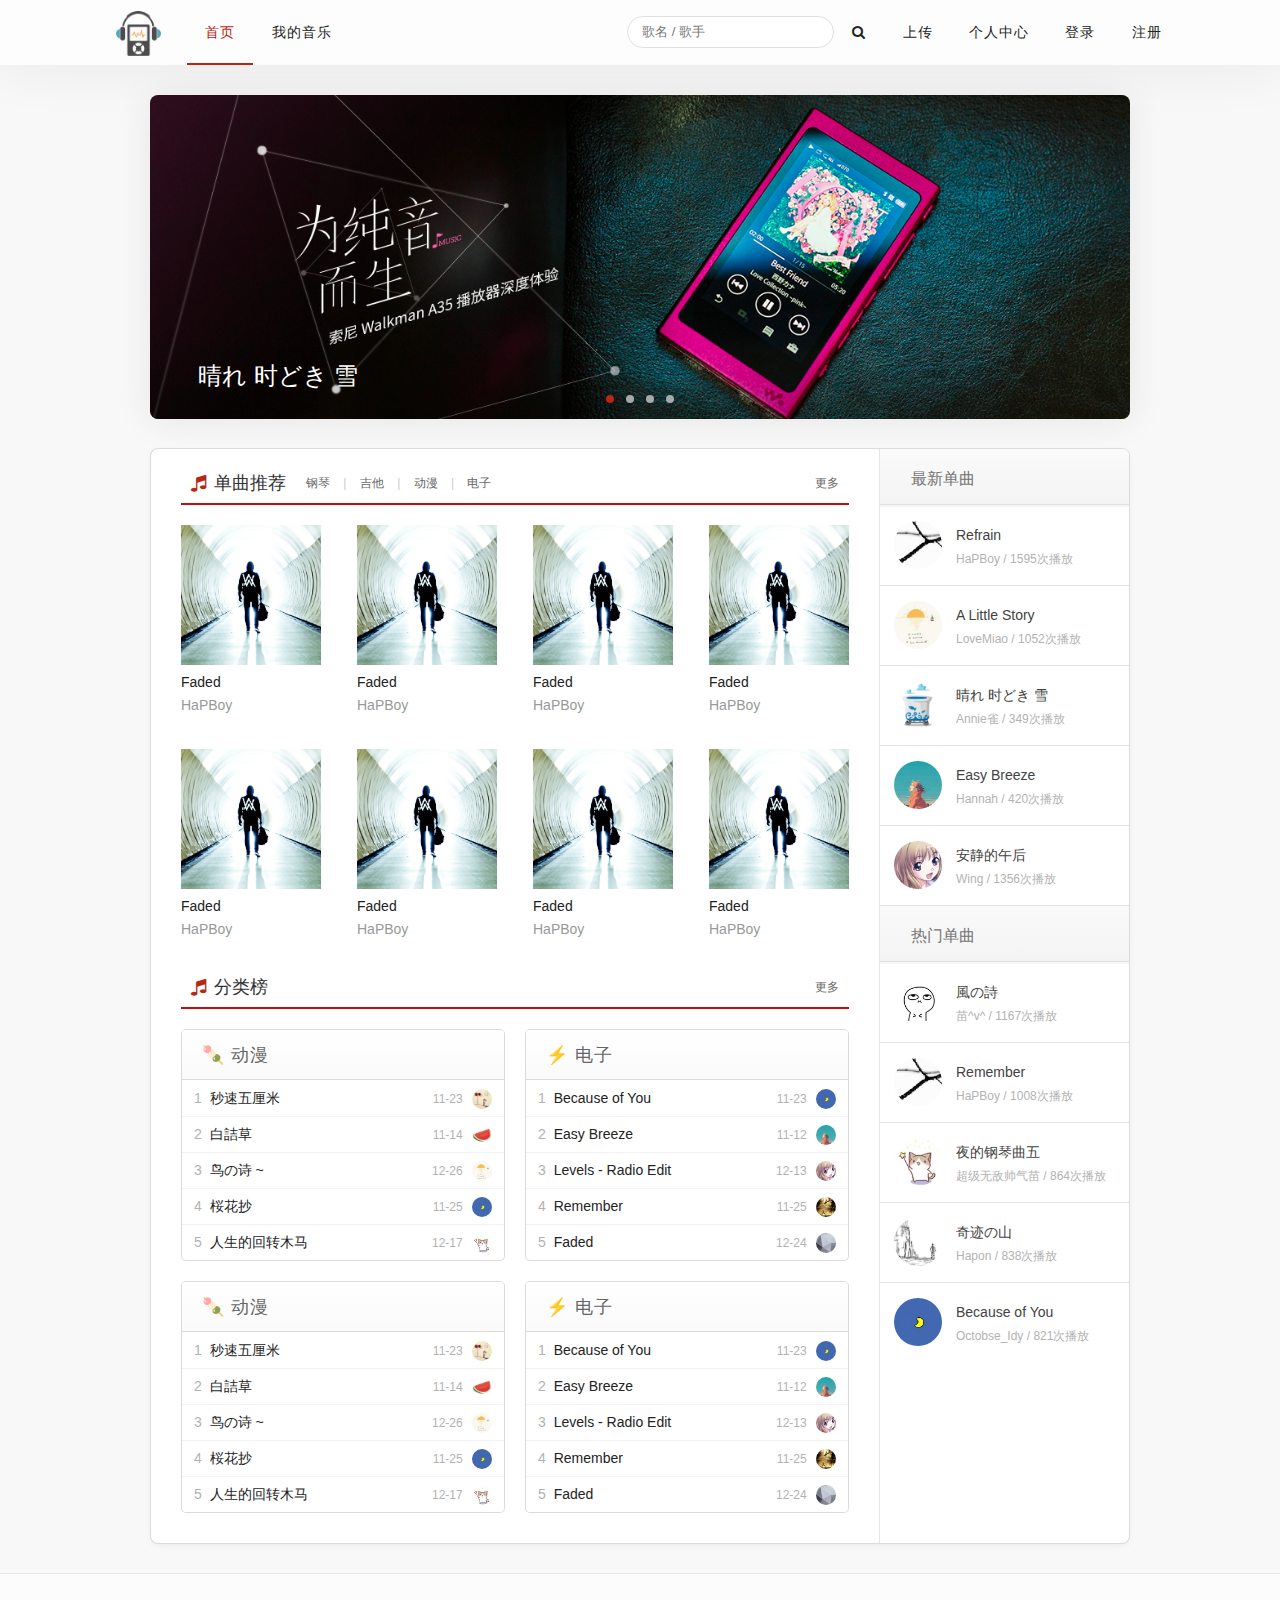
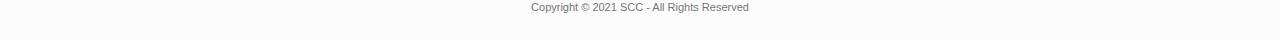
<file: SccMusic/index.html>
<!DOCTYPE html>
<html>
	<head>
		<meta charset="UTF-8">
		<meta http-equiv="X-UA-Compatible" content="IE=edge">
		<meta name="viewport" content="width=device-width, initial-scale=1, maximum-scale=1, user-scalable=no">
		<title>SccMusic </title>
		<link rel="icon" href="favicon.ico" mce_href="favicon.ico" type="image/x-icon">
		<link rel="shortcut icon" href="favicon.ico" mce_href="http://jt.hapboy.xyz/favicon.ico" type="image/x-icon">
		<link rel="stylesheet" href="assets/css/reset.css">
		<link rel="stylesheet" href="assets/css/common.css">
		<link rel="stylesheet" href="assets/css/slider.css">
		<link rel="stylesheet" href="assets/css/font-awesome.min.css">
	</head>
	<body>
		<!-- 导航栏 -->
		<header>
			<div class="container">
				<div class="navbar-header">
					<a href="" class="navbar-brand">
						<img src="assets/images/logo.png" alt="">
					</a>
				</div>
				<nav>
					<ul class="nav navbar-nav navbar-link">
						<li class="active"><a href="index.html">首页</a></li>
						<li><a href="category/mymusic/index.html">我的音乐</a></li>
					</ul>
					<ul class="nav navbar-nav navbar-right navbar-sm">
						<li><input type="text" class="search-input" placeholder="歌名 / 歌手"></li>
						<li><a href="#"><i class="fa fa-search" aria-hidden="true"></i></a></li>
						<li><a href="user/musicupload.html">上传</a></li>
						<li><a href="user/mine.html">个人中心</a></li>
						<li><a href="user/login.html">登录</a></li>
						<li><a href="user/reg.html">注册</a></li>
					</ul>
				</nav>
			</div>
		</header>
		<!-- 轮播图 -->
		<div class="container-sm slider-wrap">
			<div class="slider">
				<div class="slider-item-list"></div>
				<div class="slider-dots">
					<div class="slider-dots-wrap"></div>
				</div>
				<div class="slider-arrows">
					<div class="slider-arrows-wrap">
						<span class="slider-arrow slider-arrow-left" onclick="HBSlider.turn(-1)"></span>
						<span class="slider-arrow slider-arrow-right" onclick="HBSlider.turn(1)"></span>
					</div>
				</div>
			</div>
		</div>
		<!-- 主内容区域 -->
		<div class="container-sm box">
			<!-- 主内容 -->
			<div class="main">
				<div class="main-wrap">
					<div class="content-box">
						<!-- 热门推荐 -->
						<div class="hot-recommand">
							<div class="content-header">
								<h2><i class="fa fa-music red"></i>单曲推荐</h2>
								<div class="tab">
								  <a href="category/piano">钢琴</a>
								  <span class="line">|</span>
								  <a href="category/guitar">吉他</a>
								  <span class="line">|</span>
								  <a href="category/cartoon">动漫</a>
								  <span class="line">|</span>
								  <a href="category/elect">电子</a>
								</div>
								<span class="more"><a href="#">更多</a></span>
							</div>
							<ul class="music-list clearfix">
								<li>
									<div class="u-cover">
										<img
											src="storage/images/18277181788626198.jpg">
										<a title="Faded - Alan Walker" href="music/36990266.html" class="msk"></a>
									</div>
									<p class="dec">
										<a title="Faded - Alan Walker" href="music/36990266.html">Faded</a>
									</p>
									<div class="author">HaPBoy</div>
								</li>
								<li>
									<div class="u-cover">
										<img
											src="storage/images/18277181788626198.jpg">
										<a title="Faded - Alan Walker" href="music/36990266.html" class="msk"></a>
									</div>
									<p class="dec">
										<a title="Faded - Alan Walker" href="music/36990266.html">Faded</a>
									</p>
									<div class="author">HaPBoy</div>
								</li>
								<li>
									<div class="u-cover">
										<img
											src="storage/images/18277181788626198.jpg">
										<a title="Faded - Alan Walker" href="music/36990266.html" class="msk"></a>
									</div>
									<p class="dec">
										<a title="Faded - Alan Walker" href="music/36990266.html">Faded</a>
									</p>
									<div class="author">HaPBoy</div>
								</li>
								<li>
									<div class="u-cover">
										<img
											src="storage/images/18277181788626198.jpg">
										<a title="Faded - Alan Walker" href="music/36990266.html" class="msk"></a>
									</div>
									<p class="dec">
										<a title="Faded - Alan Walker" href="music/36990266.html">Faded</a>
									</p>
									<div class="author">HaPBoy</div>
								</li>
								<li>
									<div class="u-cover">
										<img
											src="storage/images/18277181788626198.jpg">
										<a title="Faded - Alan Walker" href="music/36990266.html" class="msk"></a>
									</div>
									<p class="dec">
										<a title="Faded - Alan Walker" href="music/36990266.html">Faded</a>
									</p>
									<div class="author">HaPBoy</div>
								</li>
								<li>
									<div class="u-cover">
										<img
											src="storage/images/18277181788626198.jpg">
										<a title="Faded - Alan Walker" href="music/36990266.html" class="msk"></a>
									</div>
									<p class="dec">
										<a title="Faded - Alan Walker" href="music/36990266.html">Faded</a>
									</p>
									<div class="author">HaPBoy</div>
								</li>
								<li>
									<div class="u-cover">
										<img
											src="storage/images/18277181788626198.jpg">
										<a title="Faded - Alan Walker" href="music/36990266.html" class="msk"></a>
									</div>
									<p class="dec">
										<a title="Faded - Alan Walker" href="music/36990266.html">Faded</a>
									</p>
									<div class="author">HaPBoy</div>
								</li>
								<li>
									<div class="u-cover">
										<img
											src="storage/images/18277181788626198.jpg">
										<a title="Faded - Alan Walker" href="music/36990266.html" class="msk"></a>
									</div>
									<p class="dec">
										<a title="Faded - Alan Walker" href="music/36990266.html">Faded</a>
									</p>
									<div class="author">HaPBoy</div>
								</li>
							</ul>
						</div>
						<!-- 分类榜单 -->
						<div class="category">
							<div class="content-header">
								<h2><i class="fa fa-music red"></i>分类榜</h2>
								<span class="more"><a href="#">更多</a></span>
							</div>
							<div class="row">
								<div class="category-music-list">
									<div class="category-header">
										🍡 动漫
									</div>
									<ul>
										<li class="music-list-item">
											<div class="title">
												<div class="title_wrap">
													<span class="rank">1</span>
													<a href="#" title="秒速五厘米">秒速五厘米</a>
												</div>
											</div>
											<div class="info">
												<span class="date">11-23</span>
												<span class="avatar"><img src="./storage/avatar/12.jpg"></span>
											</div>
										</li>
										<li class="music-list-item">
											<div class="title">
												<div class="title_wrap">
													<span class="rank">2</span>
													<a href="#" title="白詰草">白詰草</a>
												</div>
											</div>
											<div class="info">
												<span class="date">11-14</span>
												<span class="avatar"><img src="./storage/avatar/1.jpg"></span>
											</div>
										</li>
										<li class="music-list-item">
											<div class="title">
												<div class="title_wrap">
													<span class="rank">3</span>
													<a href="./music/761323.html" title="鸟の诗 ~">鸟の诗 ~</a>
												</div>
											</div>
											<div class="info">
												<span class="date">12-26</span>
												<span class="avatar"><img src="./storage/avatar/4.jpg"></span>
											</div>
										</li>
										<li class="music-list-item">
											<div class="title">
												<div class="title_wrap">
													<span class="rank">4</span>
													<a href="#" title="桜花抄">桜花抄</a>
												</div>
											</div>
											<div class="info">
												<span class="date">11-25</span>
												<span class="avatar"><img src="./storage/avatar/17.jpg"></span>
											</div>
										</li>
										<li class="music-list-item">
											<div class="title">
												<div class="title_wrap">
													<span class="rank">5</span>
													<a href="#" title="人生的回转木马">人生的回转木马</a>
												</div>
											</div>
											<div class="info">
												<span class="date">12-17</span>
												<span class="avatar"><img src="./storage/avatar/9.jpg"></span>
											</div>
										</li>
									</ul>
								</div>
								<div class="category-music-list">
									<div class="category-header">
										⚡️ 电子
									</div>
									<ul>
										<li class="music-list-item">
											<div class="title">
												<div class="title_wrap">
													<span class="rank">1</span>
													<a href="#" title="Because of You">Because of
														You</a>
												</div>
											</div>
											<div class="info">
												<span class="date">11-23</span>
												<span class="avatar"><img src="./storage/avatar/17.jpg"></span>
											</div>
										</li>
										<li class="music-list-item">
											<div class="title">
												<div class="title_wrap">
													<span class="rank">2</span>
													<a href="#" title="Easy Breeze">Easy
														Breeze</a>
												</div>
											</div>
											<div class="info">
												<span class="date">11-12</span>
												<span class="avatar"><img src="./storage/avatar/14.jpg"></span>
											</div>
										</li>
										<li class="music-list-item">
											<div class="title">
												<div class="title_wrap">
													<span class="rank">3</span>
													<a href="#" title="Levels - Radio Edit">Levels
														- Radio Edit</a>
												</div>
											</div>
											<div class="info">
												<span class="date">12-13</span>
												<span class="avatar"><img src="./storage/avatar/5.jpg"></span>
											</div>
										</li>
										<li class="music-list-item">
											<div class="title">
												<div class="title_wrap">
													<span class="rank">4</span>
													<a href="#" title="Remember">Remember</a>
												</div>
											</div>
											<div class="info">
												<span class="date">11-25</span>
												<span class="avatar"><img src="./storage/avatar/2.jpg"></span>
											</div>
										</li>
										<li class="music-list-item">
											<div class="title">
												<div class="title_wrap">
													<span class="rank">5</span>
													<a href="#" title="Faded">Faded</a>
												</div>
											</div>
											<div class="info">
												<span class="date">12-24</span>
												<span class="avatar"><img src="./storage/avatar/10.jpg"></span>
											</div>
										</li>
									</ul>
								</div>
							</div>
							<div class="row">
								<div class="category-music-list">
									<div class="category-header">
										🍡 动漫
									</div>
									<ul>
										<li class="music-list-item">
											<div class="title">
												<div class="title_wrap">
													<span class="rank">1</span>
													<a href="#" title="秒速五厘米">秒速五厘米</a>
												</div>
											</div>
											<div class="info">
												<span class="date">11-23</span>
												<span class="avatar"><img src="./storage/avatar/12.jpg"></span>
											</div>
										</li>
										<li class="music-list-item">
											<div class="title">
												<div class="title_wrap">
													<span class="rank">2</span>
													<a href="#" title="白詰草">白詰草</a>
												</div>
											</div>
											<div class="info">
												<span class="date">11-14</span>
												<span class="avatar"><img src="./storage/avatar/1.jpg"></span>
											</div>
										</li>
										<li class="music-list-item">
											<div class="title">
												<div class="title_wrap">
													<span class="rank">3</span>
													<a href="#" title="鸟の诗 ~">鸟の诗 ~</a>
												</div>
											</div>
											<div class="info">
												<span class="date">12-26</span>
												<span class="avatar"><img src="./storage/avatar/4.jpg"></span>
											</div>
										</li>
										<li class="music-list-item">
											<div class="title">
												<div class="title_wrap">
													<span class="rank">4</span>
													<a href="#" title="桜花抄">桜花抄</a>
												</div>
											</div>
											<div class="info">
												<span class="date">11-25</span>
												<span class="avatar"><img src="./storage/avatar/17.jpg"></span>
											</div>
										</li>
										<li class="music-list-item">
											<div class="title">
												<div class="title_wrap">
													<span class="rank">5</span>
													<a href="./music/442454.html" title="人生的回转木马">人生的回转木马</a>
												</div>
											</div>
											<div class="info">
												<span class="date">12-17</span>
												<span class="avatar"><img src="./storage/avatar/9.jpg"></span>
											</div>
										</li>
									</ul>
								</div>
								<div class="category-music-list">
									<div class="category-header">
										⚡️ 电子
									</div>
									<ul>
										<li class="music-list-item">
											<div class="title">
												<div class="title_wrap">
													<span class="rank">1</span>
													<a href="#" title="Because of You">Because of
														You</a>
												</div>
											</div>
											<div class="info">
												<span class="date">11-23</span>
												<span class="avatar"><img src="./storage/avatar/17.jpg"></span>
											</div>
										</li>
										<li class="music-list-item">
											<div class="title">
												<div class="title_wrap">
													<span class="rank">2</span>
													<a href="#" title="Easy Breeze">Easy
														Breeze</a>
												</div>
											</div>
											<div class="info">
												<span class="date">11-12</span>
												<span class="avatar"><img src="./storage/avatar/14.jpg"></span>
											</div>
										</li>
										<li class="music-list-item">
											<div class="title">
												<div class="title_wrap">
													<span class="rank">3</span>
													<a href="#" title="Levels - Radio Edit">Levels
														- Radio Edit</a>
												</div>
											</div>
											<div class="info">
												<span class="date">12-13</span>
												<span class="avatar"><img src="./storage/avatar/5.jpg"></span>
											</div>
										</li>
										<li class="music-list-item">
											<div class="title">
												<div class="title_wrap">
													<span class="rank">4</span>
													<a href="#" title="Remember">Remember</a>
												</div>
											</div>
											<div class="info">
												<span class="date">11-25</span>
												<span class="avatar"><img src="./storage/avatar/2.jpg"></span>
											</div>
										</li>
										<li class="music-list-item">
											<div class="title">
												<div class="title_wrap">
													<span class="rank">5</span>
													<a href="#" title="Faded">Faded</a>
												</div>
											</div>
											<div class="info">
												<span class="date">12-24</span>
												<span class="avatar"><img src="./storage/avatar/10.jpg"></span>
											</div>
										</li>
									</ul>
								</div>
							</div>
						</div>
					</div>
				</div>
			</div>

			<!-- 侧边栏 -->
			<div class="sidebar" style="min-height: 1094px">
				<div class="right-module">
					<h4>最新单曲</h4>
					<ul class="new-artist-songs">
						<li class="artist-song">
							<div class="avatar">
								<img src="./storage/avatar/0.jpg">
							</div>
							<div class="info">
								<h3>Refrain</h3>
								<p>HaPBoy / <span>1595</span>次播放</p>
							</div>
							<a href="#" title="Refrain" class="cover-link"></a>
						</li>
						<li class="artist-song">
							<div class="avatar">
								<img src="./storage/avatar/4.jpg">
							</div>
							<div class="info">
								<h3>A Little Story</h3>
								<p>LoveMiao / <span>1052</span>次播放</p>
							</div>
							<a href="#" title="A Little Story" class="cover-link"></a>
						</li>
						<li class="artist-song">
							<div class="avatar">
								<img src="./storage/avatar/3.jpg">
							</div>
							<div class="info">
								<h3>晴れ 时どき 雪</h3>
								<p>Annie雀 / <span>349</span>次播放</p>
							</div>
							<a href="#" title="晴れ 时どき 雪" class="cover-link"></a>
						</li>
						<li class="artist-song">
							<div class="avatar">
								<img src="./storage/avatar/14.jpg">
							</div>
							<div class="info">
								<h3>Easy Breeze</h3>
								<p>Hannah / <span>420</span>次播放</p>
							</div>
							<a href="#" title="Easy Breeze" class="cover-link"></a>
						</li>
						<li class="artist-song">
							<div class="avatar">
								<img src="./storage/avatar/5.jpg">
							</div>
							<div class="info">
								<h3>安静的午后</h3>
								<p>Wing / <span>1356</span>次播放</p>
							</div>
							<a href="#" title="安静的午后" class="cover-link"></a>
						</li>
					</ul>
				</div>
				<div class="right-module">
					<h4>热门单曲</h4>
					<ul class="new-artist-songs">
						<li class="artist-song">
							<div class="avatar">
								<img src="./storage/avatar/20.jpg">
							</div>
							<div class="info">
								<h3>風の詩</h3>
								<p>苗^v^ / <span>1167</span>次播放</p>
							</div>
							<a href="#" title="風の詩" class="cover-link"></a>
						</li>
						<li class="artist-song">
							<div class="avatar">
								<img src="./storage/avatar/0.jpg">
							</div>
							<div class="info">
								<h3>Remember</h3>
								<p>HaPBoy / <span>1008</span>次播放</p>
							</div>
							<a href="#" title="Remember" class="cover-link"></a>
						</li>
						<li class="artist-song">
							<div class="avatar">
								<img src="./storage/avatar/9.jpg">
							</div>
							<div class="info">
								<h3>夜的钢琴曲五</h3>
								<p>超级无敌帅气苗 / <span>864</span>次播放</p>
							</div>
							<a href="#" title="夜的钢琴曲五" class="cover-link"></a>
						</li>
						<li class="artist-song">
							<div class="avatar">
								<img src="./storage/avatar/00.jpg">
							</div>
							<div class="info">
								<h3>奇迹の山</h3>
								<p>Hapon / <span>838</span>次播放</p>
							</div>
							<a href="#" title="奇迹の山" class="cover-link"></a>
						</li>
						<li class="artist-song">
							<div class="avatar">
								<img src="./storage/avatar/17.jpg">
							</div>
							<div class="info">
								<h3>Because of You</h3>
								<p>Octobse_Idy / <span>821</span>次播放</p>
							</div>
							<a href="#" title="Because of You" class="cover-link"></a>
						</li>
					</ul>
				</div>
			</div>
		</div>
		<!-- 底部版权 -->
		<footer>
			<div class="container">
				<div class="copyright">
					<p align="center">Copyright © <span class="update-year">2021</span> SCC - All Rights Reserved</p>
				</div>
			</div>
		</footer>
		<!-- JS 脚本 -->
		<script src="assets/js/jquery.min.js"></script>
		<script src="assets/js/HBSlider.js"></script>
		<script>
			// 轮播图数据
			var sliderData = [{
					title: '晴れ 时どき 雪',
					pic: './storage/slider/01.png',
					url: '#'
				},
				{
					title: 'Flower Dance',
					pic: './storage/slider/02.png',
					url: '#'
				},
				{
					title: 'A Little Story - Valentin',
					pic: './storage/slider/03.png',
					url: '#'
				},
				{
					title: '桜花抄 - 天門',
					pic: './storage/slider/04.png',
					url: '#'
				}
			];

			$(function() {
				HBSlider.setConfig({
					autoPlay: true,
					delay: 5
				});
				HBSlider.setItems(sliderData);
				HBSlider.init();
				HBSlider.play();
			});
		</script>
	</body>
</html>
</file>
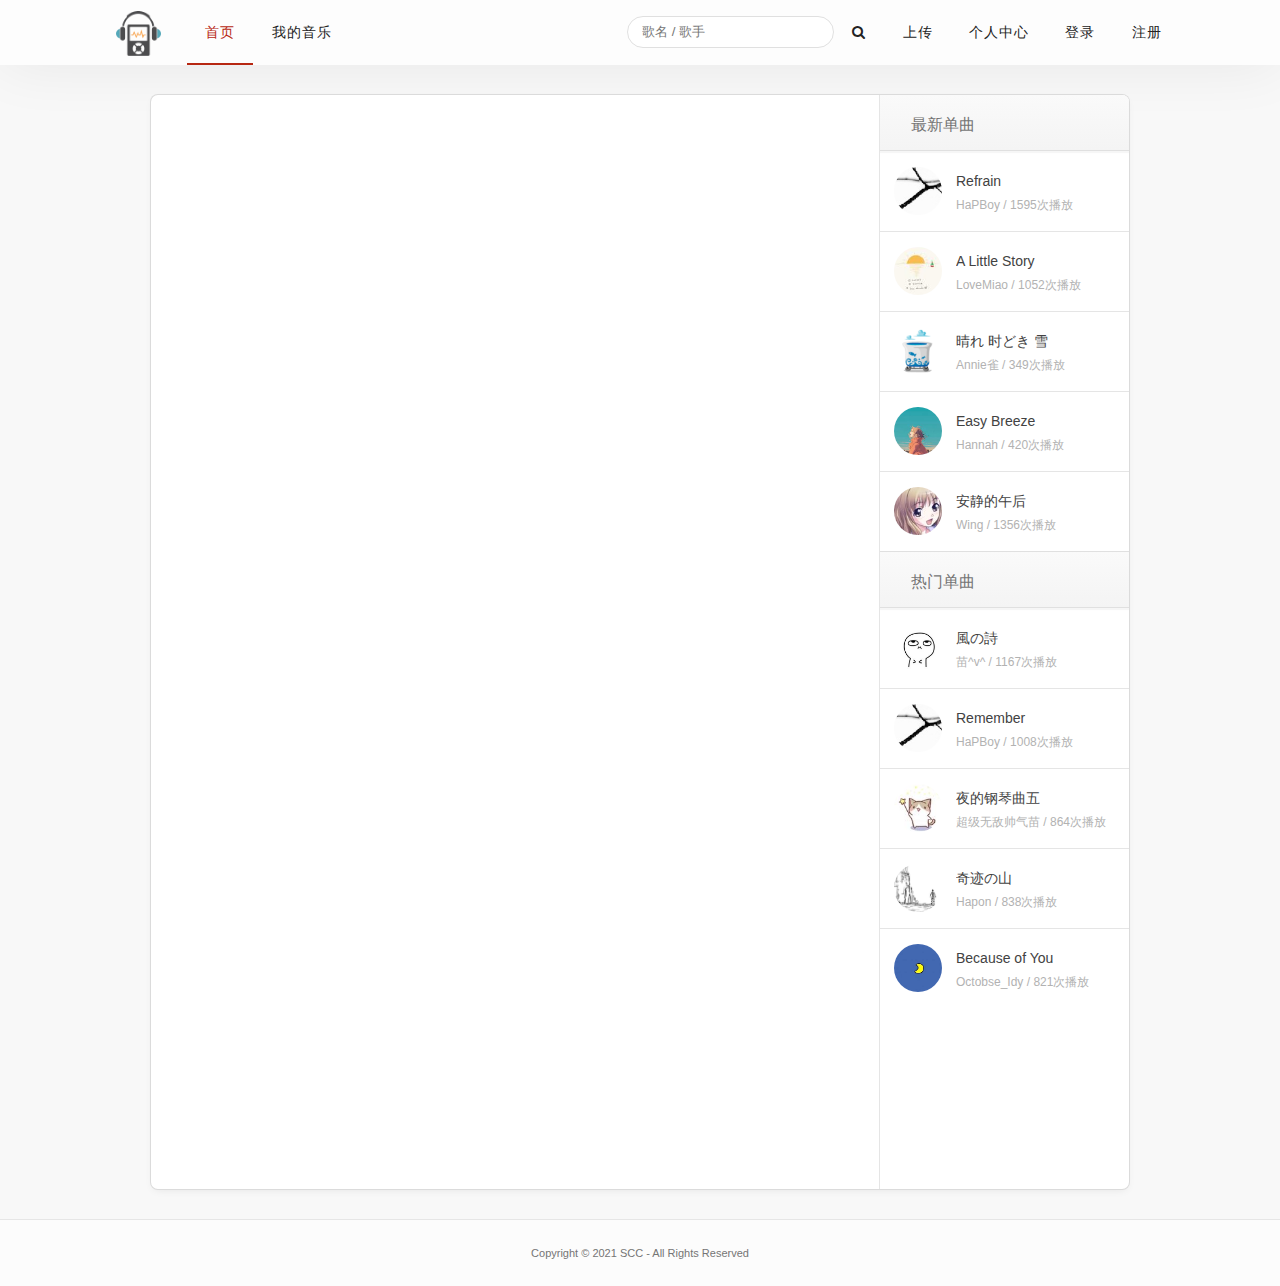
<file: SccMusic/album/album.html>
<!DOCTYPE html>
<html>
	<head>
		<meta charset="UTF-8">
		<meta http-equiv="X-UA-Compatible" content="IE=edge">
		<meta name="viewport" content="width=device-width, initial-scale=1, maximum-scale=1, user-scalable=no">
		<title>SccMusic </title>
		<link rel="icon" href="../favicon.ico" mce_href="favicon.ico" type="image/x-icon">
		<link rel="shortcut icon" href="../favicon.ico" mce_href="http://jt.hapboy.xyz/favicon.ico" type="image/x-icon">
		<link rel="stylesheet" href="../assets/css/reset.css">
		<link rel="stylesheet" href="../assets/css/common.css">
		<link rel="stylesheet" href="../assets/css/font-awesome.min.css">
	</head>
	<body>
		<!-- 导航栏 -->
		<header>
			<div class="container">
				<div class="navbar-header">
					<a href="" class="navbar-brand">
						<img src="../assets/images/logo.png" alt="">
					</a>
				</div>
				<nav>
					<ul class="nav navbar-nav navbar-link">
						<li class="active"><a href="../index.html">首页</a></li>
						<li><a href="../category/mymusic/index.html">我的音乐</a></li>
					</ul>
					<ul class="nav navbar-nav navbar-right navbar-sm">
						<li><input type="text" class="search-input" placeholder="歌名 / 歌手"></li>
						<li><a href="#"><i class="fa fa-search" aria-hidden="true"></i></a></li>
						<li><a href="../user/musicupload.html">上传</a></li>
						<li><a href="../user/mine.html">个人中心</a></li>
						<li><a href="../user/login.html">登录</a></li>
						<li><a href="../user/reg.html">注册</a></li>
					</ul>
				</nav>
			</div>
		</header>
		<!-- 轮播图 -->
		<div class="container-sm slider-wrap">
			<div class="slider">
				<div class="slider-item-list"></div>
				<div class="slider-dots">
					<div class="slider-dots-wrap"></div>
				</div>
				<div class="slider-arrows">
					<div class="slider-arrows-wrap">
						<span class="slider-arrow slider-arrow-left" onclick="HBSlider.turn(-1)"></span>
						<span class="slider-arrow slider-arrow-right" onclick="HBSlider.turn(1)"></span>
					</div>
				</div>
			</div>
		</div>
		<!-- 主内容区域 -->
		<div class="container-sm box">
			<!-- 侧边栏 -->
			<div class="sidebar" style="min-height: 1094px">
				<div class="right-module">
					<h4>最新单曲</h4>
					<ul class="new-artist-songs">
						<li class="artist-song">
							<div class="avatar">
								<img src="../storage/avatar/0.jpg">
							</div>
							<div class="info">
								<h3>Refrain</h3>
								<p>HaPBoy / <span>1595</span>次播放</p>
							</div>
							<a href="#" title="Refrain" class="cover-link"></a>
						</li>
						<li class="artist-song">
							<div class="avatar">
								<img src="../storage/avatar/4.jpg">
							</div>
							<div class="info">
								<h3>A Little Story</h3>
								<p>LoveMiao / <span>1052</span>次播放</p>
							</div>
							<a href="#" title="A Little Story" class="cover-link"></a>
						</li>
						<li class="artist-song">
							<div class="avatar">
								<img src="../storage/avatar/3.jpg">
							</div>
							<div class="info">
								<h3>晴れ 时どき 雪</h3>
								<p>Annie雀 / <span>349</span>次播放</p>
							</div>
							<a href="#" title="晴れ 时どき 雪" class="cover-link"></a>
						</li>
						<li class="artist-song">
							<div class="avatar">
								<img src="../storage/avatar/14.jpg">
							</div>
							<div class="info">
								<h3>Easy Breeze</h3>
								<p>Hannah / <span>420</span>次播放</p>
							</div>
							<a href="#" title="Easy Breeze" class="cover-link"></a>
						</li>
						<li class="artist-song">
							<div class="avatar">
								<img src="../storage/avatar/5.jpg">
							</div>
							<div class="info">
								<h3>安静的午后</h3>
								<p>Wing / <span>1356</span>次播放</p>
							</div>
							<a href="#" title="安静的午后" class="cover-link"></a>
						</li>
					</ul>
				</div>
				<div class="right-module">
					<h4>热门单曲</h4>
					<ul class="new-artist-songs">
						<li class="artist-song">
							<div class="avatar">
								<img src="../storage/avatar/20.jpg">
							</div>
							<div class="info">
								<h3>風の詩</h3>
								<p>苗^v^ / <span>1167</span>次播放</p>
							</div>
							<a href="#" title="風の詩" class="cover-link"></a>
						</li>
						<li class="artist-song">
							<div class="avatar">
								<img src="../storage/avatar/0.jpg">
							</div>
							<div class="info">
								<h3>Remember</h3>
								<p>HaPBoy / <span>1008</span>次播放</p>
							</div>
							<a href="#" title="Remember" class="cover-link"></a>
						</li>
						<li class="artist-song">
							<div class="avatar">
								<img src="../storage/avatar/9.jpg">
							</div>
							<div class="info">
								<h3>夜的钢琴曲五</h3>
								<p>超级无敌帅气苗 / <span>864</span>次播放</p>
							</div>
							<a href="#" title="夜的钢琴曲五" class="cover-link"></a>
						</li>
						<li class="artist-song">
							<div class="avatar">
								<img src="../storage/avatar/00.jpg">
							</div>
							<div class="info">
								<h3>奇迹の山</h3>
								<p>Hapon / <span>838</span>次播放</p>
							</div>
							<a href="#" title="奇迹の山" class="cover-link"></a>
						</li>
						<li class="artist-song">
							<div class="avatar">
								<img src="../storage/avatar/17.jpg">
							</div>
							<div class="info">
								<h3>Because of You</h3>
								<p>Octobse_Idy / <span>821</span>次播放</p>
							</div>
							<a href="#" title="Because of You" class="cover-link"></a>
						</li>
					</ul>
				</div>
			</div>
		</div>
		<!-- 底部版权 -->
		<footer>
			<div class="container">
				<div class="copyright">
					<p align="center">Copyright © <span class="update-year">2021</span> SCC - All Rights Reserved</p>
				</div>
			</div>
		</footer>
		<!-- JS 脚本 -->
		<script src="../assets/js/jquery.min.js"></script>
	</body>
</html>
</file>
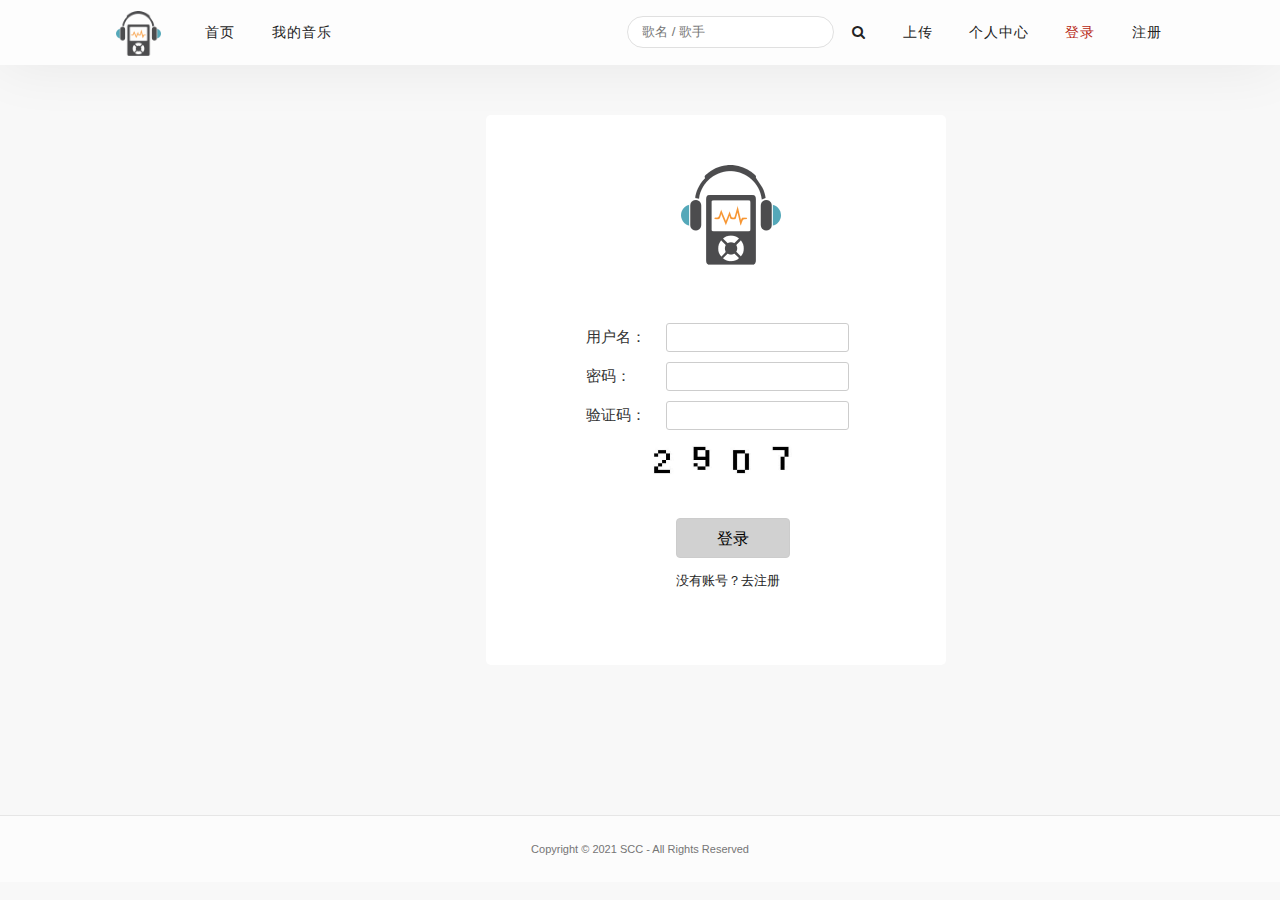
<file: SccMusic/user/login.html>
<!DOCTYPE html>
<html>
	<head>
		<meta charset="UTF-8">
		<meta http-equiv="X-UA-Compatible" content="IE=edge">
		<meta name="viewport" content="width=device-width, initial-scale=1, maximum-scale=1, user-scalable=no">
		<title>SccMusic </title>
		<link rel="icon" href="favicon.ico" mce_href="../favicon.ico" type="image/x-icon">
		<link rel="shortcut icon" href="../favicon.ico" mce_href="http://jt.hapboy.xyz/favicon.ico" type="image/x-icon">
		<link rel="stylesheet" href="../assets/css/reset.css">
		<link rel="stylesheet" href="../assets/css/common.css">
		<link rel="stylesheet" href="../assets/css/slider.css">
		<link rel="stylesheet" href="../assets/css/font-awesome.min.css">
		<link rel="stylesheet" href="../assets/css/buttons.css">
		<script src="../assets/js/jquery.min.js" type="text/javascript" charset="utf-8"></script>
		<script src="../assets/js/district.js" type="text/javascript" charset="utf-8"></script>
		<style type="text/css">
			.logo {
				width: 100px;
				margin-left: 95px;
				margin-bottom: 50px;
			}

			.logo img {
				width: 100px;
			}

			.login-box {
				border-radius: 5px;
				background-color: white;
				margin-top: 50px;
				margin-bottom: 150px;
				margin-left: 38%;
				padding-left: 100px;
				padding-top: 50px;
				height: 500px;
				width: 360px;
			}

			.login-item {
				margin-top: 10px;
			}

			.login-item input {
				border-radius: 3px;
				height: 25px;
				border: 1px solid #cdcdcd;
				outline: none;
			}

			.login-item img {
				width: 150px;
				height: 40px;
				margin-left: 60px;
			}

			.username {
				margin-left: 15px;
			}

			.password {
				margin-left: 30px;
			}

			.checkcode {
				margin-left: 15px;
			}

			.label-name {
				font-size: 15px;
				font-family: 'Montserrat', 'Helvetica', 'Arial', sans-serif;
				color: #333333;
			}

			.btn1 {
				margin-top: 30px;
				margin-left: 90px;
				color: #000000;
				background-color: #d1d1d1;
				border: 1px #cccccc solid;
			}

			.tip {
				position: absolute;
				margin-top: 10px;
				margin-left: 90px;
				font-size: 13px;
			}
		</style>
	</head>
	<body>
		<!-- 导航栏 -->
		<header>
			<div class="container">
				<div class="navbar-header">
					<a href="" class="navbar-brand">
						<img src="../assets/images/logo.png" alt="">
					</a>
				</div>
				<nav>
					<ul class="nav navbar-nav navbar-link">
						<li><a href="../index.html">首页</a></li>
						<li><a href="../category/mymusic/index.html">我的音乐</a></li>
					</ul>
					<ul class="nav navbar-nav navbar-right navbar-sm">
						<li><input type="text" class="search-input" placeholder="歌名 / 歌手"></li>
						<li><a href="#"><i class="fa fa-search" aria-hidden="true"></i></a></li>
						<li><a href="musicupload.html">上传</a></li>
						<li><a href="mine.html">个人中心</a></li>
						<li class="active"><a href="login.html">登录</a></li>
						<li><a href="reg.html">注册</a></li>
					</ul>
				</nav>
			</div>
		</header>
			<div class="login-box">
				<div class="logo">
					<img src="../assets/images/logo.png">
				</div>
				<form action="login.html" method="post">

					<div class="login-item">
						<label class="label-name">用户名：</label>
						<input class="username" name="username" type="text" />
					</div>
					<div class="login-item">
						<label class="label-name">密码：</label>
						<input class="password" name="password" type="password" />
					</div>
					<div class="login-item">
						<label class="label-name">验证码：</label>
						<input class="checkcode" name="checkcode" type="text" />
					</div>
					<div class="login-item">
						<img src="user-images/checkcode.jpg">
					</div>
					<button type="button" id="submit"
						class="btn1 button button-block button-rounded button-normal">登录</button>
					<div class="tip">
						<a href="reg.html">没有账号？去注册</a>
					</div>
				</form>
			</div>


		<!-- 底部版权 -->
		<footer>
			<div class="container">
				<div class="copyright">
					<p align="center">Copyright © <span class="update-year">2021</span> SCC - All Rights Reserved</p>
				</div>
			</div>
		</footer>
		<!-- JS 脚本 -->
		<script src="../assets/js/jquery.min.js"></script>
	</body>
</html>
</file>
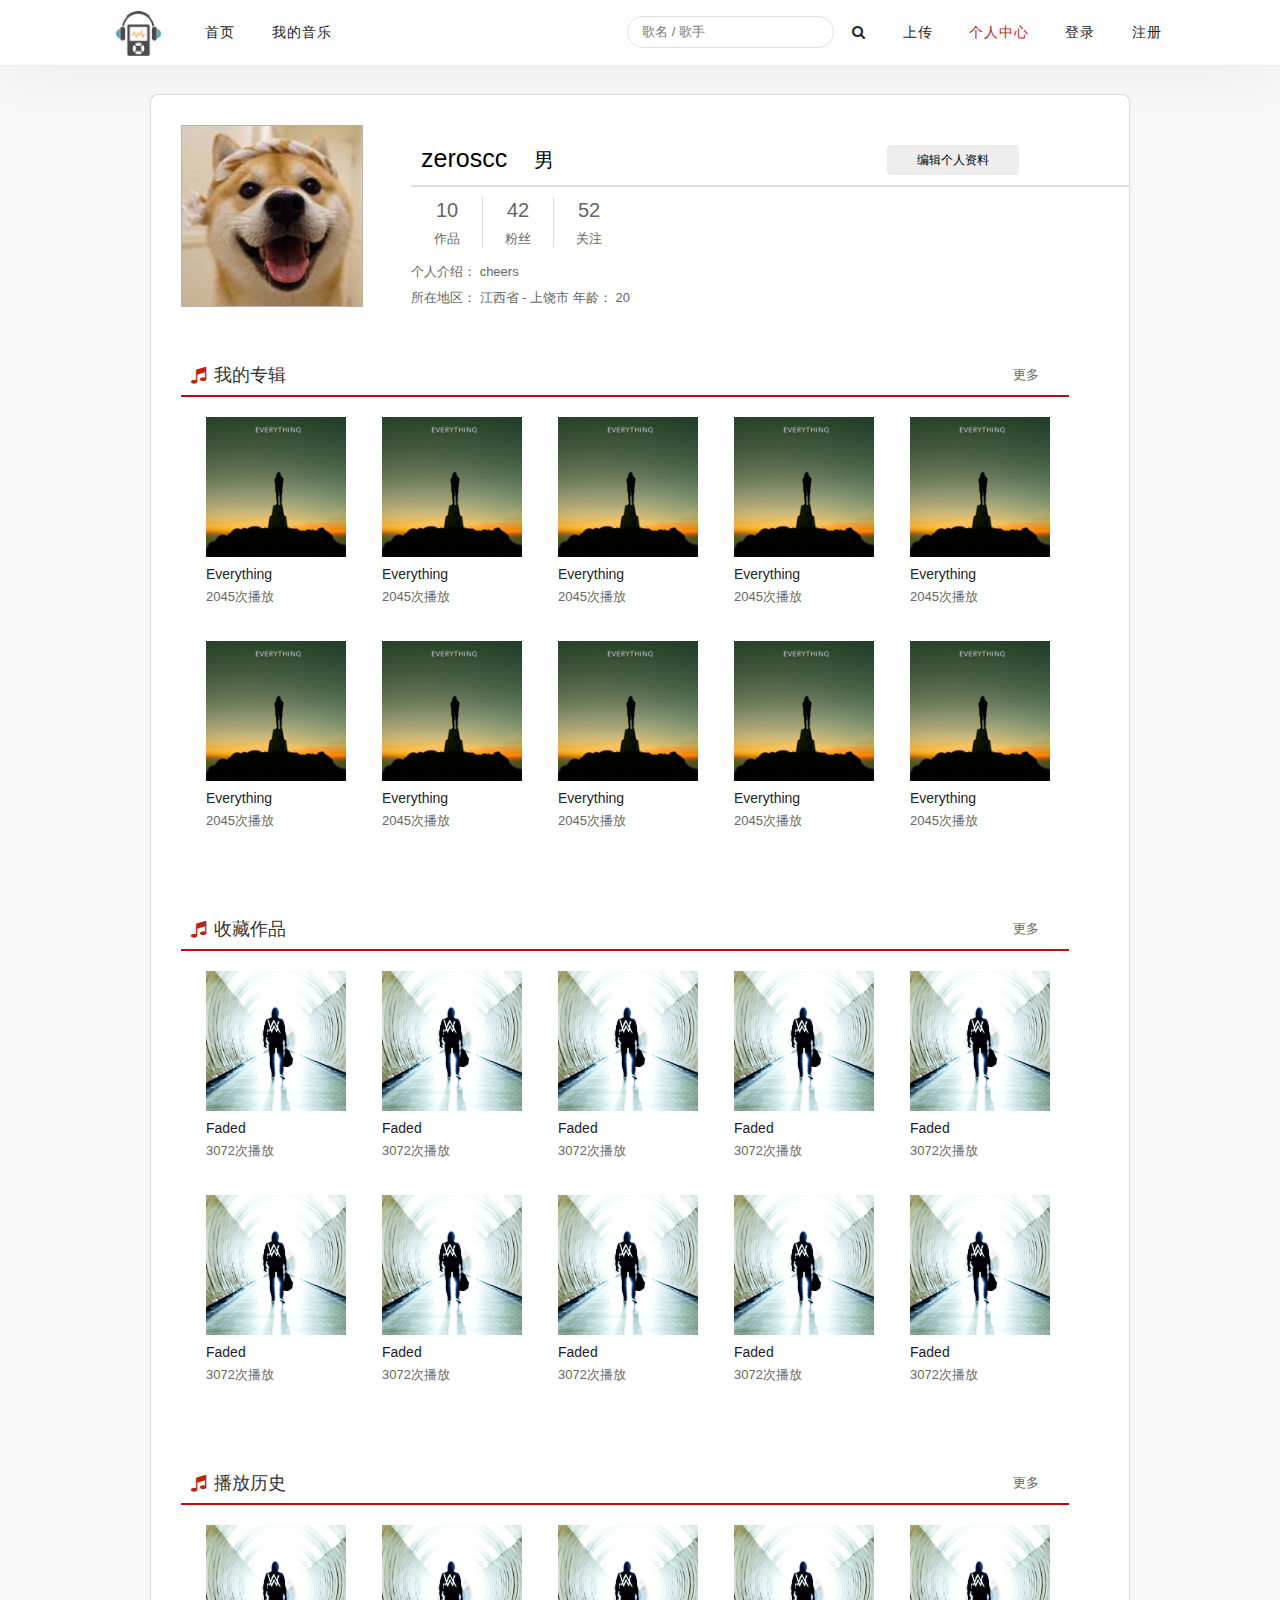
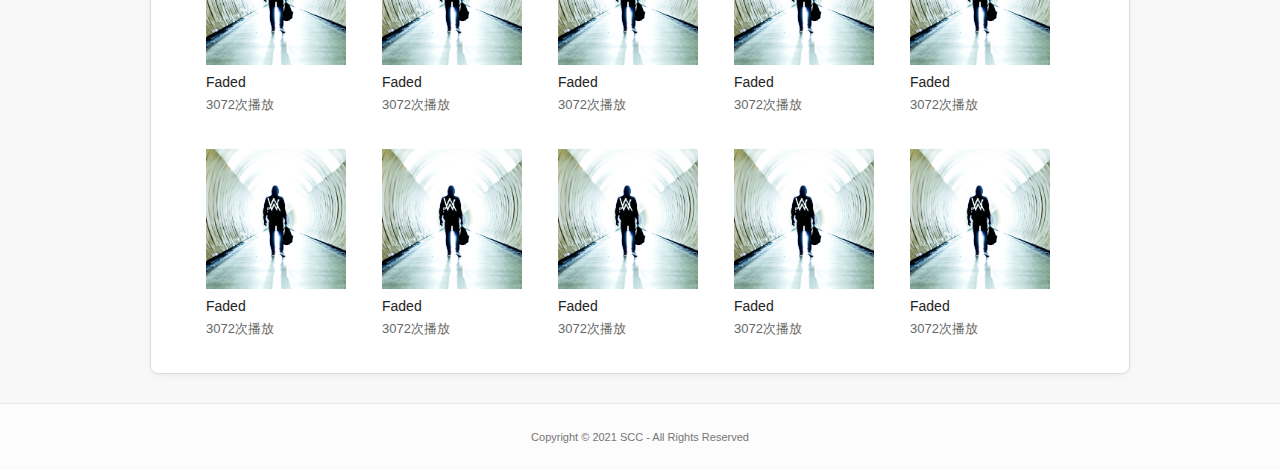
<file: SccMusic/user/mine.html>
<!DOCTYPE html>
<html>
	<head>
		<meta charset="UTF-8">
		<meta http-equiv="X-UA-Compatible" content="IE=edge">
		<meta name="viewport" content="width=device-width, initial-scale=1, maximum-scale=1, user-scalable=no">
		<title>SccMusic </title>
		<link rel="icon" href="../favicon.ico" mce_href="../favicon.ico" type="image/x-icon">
		<link rel="shortcut icon" href="../favicon.ico" mce_href="http://jt.hapboy.xyz/favicon.ico" type="image/x-icon">
		<link rel="stylesheet" href="../assets/css/reset.css">
		<link rel="stylesheet" href="../assets/css/common.css">
		<link rel="stylesheet" href="../assets/css/slider.css">
		<link rel="stylesheet" href="../assets/css/font-awesome.min.css">
		<link rel="stylesheet" href="../assets/css/buttons.css">
		<link rel="stylesheet" href="../assets/css/mine.css">
	</head>
	<body>
		<!-- 导航栏 -->
		<header>
			<div class="container">
				<div class="navbar-header">
					<a href="" class="navbar-brand">
						<img src="../assets/images/logo.png" alt="">
					</a>
				</div>
				<nav>
					<ul class="nav navbar-nav navbar-link">
						<li><a href="../index.html">首页</a></li>
						<li><a href="../category/mymusic/index.html">我的音乐</a></li>
					</ul>
					<ul class="nav navbar-nav navbar-right navbar-sm">
						<li><input type="text" class="search-input" placeholder="歌名 / 歌手"></li>
						<li><a href="#"><i class="fa fa-search" aria-hidden="true"></i></a></li>
						<li><a href="musicupload.html">上传</a></li>
						<li class="active"><a href="mine.html">个人中心</a></li>
						<li><a href="login.html">登录</a></li>
						<li><a href="reg.html">注册</a></li>
					</ul>
				</nav>
			</div>
		</header>
		<div class="container-sm box">
			<div class="headimg">
				<img src="user-images/109951163326451516.jpg" >
			</div>
			<div class="mine-content">
				<div class="mine-info">
				<span id="username">
					zeroscc
				</span>
				<span id="gender">
					男
				</span>
				<a href="mineupdate.html"><button type="button" class="btn1 button button-block button-rounded button-small">编辑个人资料</button></a>					
				</div>
				<ul class="mine-list">
					<li>
						<div class="mine-current">
						10 <br>
						<span class="list-content">
							作品
						</span>
						</div>
					</li>
					<li>
						<a href=""><div class="mine-fans">
						42<br>
						<span class="list-content">
							粉丝
						</span>
						</div></a>
					</li>
					<li>
						<a href=""><div class="mine-follow">
						52 <br>
						<span class="list-content">
							关注
						</span>
						</div></a>
					</li>
				</ul>
				<br><br>
				<div class="mine-intro">
					<span class="intro-span">
						个人介绍：
					</span>
					<span class="intro-content">
						cheers
					</span>
					<br>
					<span class="intro-area">
						所在地区：
					</span>
					<span class="intro-content">
						江西省 - 上饶市
					</span>
					<span class="intro-age">
						年龄：
					</span>
					<span class="intro-content">
						20
					</span>
				</div>
			</div>
			<div class="hot-recommand mine-thing">
				<div class="content-header">
					<h2><i class="fa fa-music red"></i>我的专辑</h2>
					<span class="upload-url"><a href="#">更多</a></span>
				</div>
				<ul class="music-list clearfix mine-music">
					<li>
						<div class="u-cover">
							<img
								src="../storage/images/2820090623689276423_320x320.jpg">
							<a title="Everything - Yinyues" href="../music/29544794.html" class="msk"></a>
						</div>
						<p class="dec">
							<a title="Everything - Yinyues" href="../music/29544794.html">Everything</a>
						</p>
						<div class="played-info">2045次播放</div>
					</li>
					<li>
							<div class="u-cover">
								<img
									src="../storage/images/2820090623689276423_320x320.jpg">
								<a title="Everything - Yinyues" href="../music/29544794.html" class="msk"></a>
							</div>
							<p class="dec">
								<a title="Everything - Yinyues" href="../music/29544794.html">Everything</a>
							</p>
							<div class="played-info">2045次播放</div>
						</li>
					<li>
							<div class="u-cover">
								<img
									src="../storage/images/2820090623689276423_320x320.jpg">
								<a title="Everything - Yinyues" href="../music/29544794.html" class="msk"></a>
							</div>
							<p class="dec">
								<a title="Everything - Yinyues" href="../music/29544794.html">Everything</a>
							</p>
							<div class="played-info">2045次播放</div>
						</li>
					<li>
							<div class="u-cover">
								<img
									src="../storage/images/2820090623689276423_320x320.jpg">
								<a title="Everything - Yinyues" href="../music/29544794.html" class="msk"></a>
							</div>
							<p class="dec">
								<a title="Everything - Yinyues" href="../music/29544794.html">Everything</a>
							</p>
							<div class="played-info">2045次播放</div>
						</li>
					<li>
							<div class="u-cover">
								<img
									src="../storage/images/2820090623689276423_320x320.jpg">
								<a title="Everything - Yinyues" href="../music/29544794.html" class="msk"></a>
							</div>
							<p class="dec">
								<a title="Everything - Yinyues" href="../music/29544794.html">Everything</a>
							</p>
							<div class="played-info">2045次播放</div>
						</li>
					<li>
							<div class="u-cover">
								<img
									src="../storage/images/2820090623689276423_320x320.jpg">
								<a title="Everything - Yinyues" href="../music/29544794.html" class="msk"></a>
							</div>
							<p class="dec">
								<a title="Everything - Yinyues" href="../music/29544794.html">Everything</a>
							</p>
							<div class="played-info">2045次播放</div>
						</li>
					<li>
							<div class="u-cover">
								<img
									src="../storage/images/2820090623689276423_320x320.jpg">
								<a title="Everything - Yinyues" href="../music/29544794.html" class="msk"></a>
							</div>
							<p class="dec">
								<a title="Everything - Yinyues" href="../music/29544794.html">Everything</a>
							</p>
							<div class="played-info">2045次播放</div>
						</li>
					<li>
							<div class="u-cover">
								<img
									src="../storage/images/2820090623689276423_320x320.jpg">
								<a title="Everything - Yinyues" href="../music/29544794.html" class="msk"></a>
							</div>
							<p class="dec">
								<a title="Everything - Yinyues" href="../music/29544794.html">Everything</a>
							</p>
							<div class="played-info">2045次播放</div>
						</li>
					<li>
							<div class="u-cover">
								<img
									src="../storage/images/2820090623689276423_320x320.jpg">
								<a title="Everything - Yinyues" href="../music/29544794.html" class="msk"></a>
							</div>
							<p class="dec">
								<a title="Everything - Yinyues" href="../music/29544794.html">Everything</a>
							</p>
							<div class="played-info">2045次播放</div>
						</li>
					<li>
							<div class="u-cover">
								<img
									src="../storage/images/2820090623689276423_320x320.jpg">
								<a title="Everything - Yinyues" href="../music/29544794.html" class="msk"></a>
							</div>
							<p class="dec">
								<a title="Everything - Yinyues" href="../music/29544794.html">Everything</a>
							</p>
							<div class="played-info">2045次播放</div>
						</li>
				</ul>
			</div>
			<div class="hot-recommand mine-thing">
				<div class="content-header">
					<h2><i class="fa fa-music red"></i>收藏作品</h2>
					<span class="upload-url"><a href="#">更多</a></span>
				</div>
				<ul class="music-list clearfix mine-music">
					<li>
						<div class="u-cover">
							<img
								src="../storage/images/18277181788626198.jpg">
							<a title="Faded - Alan Walker" href="../music/36990266.html" class="msk"></a>
						</div>
						<p class="dec">
							<a title="Faded - Walker" href="../music/36990266.html">Faded</a>
						</p>
						<div class="played-info">3072次播放</div>
					</li>
					<li>
						<div class="u-cover">
							<img
								src="../storage/images/18277181788626198.jpg">
							<a title="Faded - Alan Walker" href="../music/36990266.html" class="msk"></a>
						</div>
						<p class="dec">
							<a title="Faded - Walker" href="../music/36990266.html">Faded</a>
						</p>
						<div class="played-info">3072次播放</div>
					</li>
					<li>
						<div class="u-cover">
							<img
								src="../storage/images/18277181788626198.jpg">
							<a title="Faded - Alan Walker" href="../music/36990266.html" class="msk"></a>
						</div>
						<p class="dec">
							<a title="Faded - Walker" href="../music/36990266.html">Faded</a>
						</p>
						<div class="played-info">3072次播放</div>
					</li>
					<li>
						<div class="u-cover">
							<img
								src="../storage/images/18277181788626198.jpg">
							<a title="Faded - Alan Walker" href="../music/36990266.html" class="msk"></a>
						</div>
						<p class="dec">
							<a title="Faded - Walker" href="../music/36990266.html">Faded</a>
						</p>
						<div class="played-info">3072次播放</div>
					</li>
					<li>
						<div class="u-cover">
							<img
								src="../storage/images/18277181788626198.jpg">
							<a title="Faded - Alan Walker" href="../music/36990266.html" class="msk"></a>
						</div>
						<p class="dec">
							<a title="Faded - Walker" href="../music/36990266.html">Faded</a>
						</p>
						<div class="played-info">3072次播放</div>
					</li>
					<li>
						<div class="u-cover">
							<img
								src="../storage/images/18277181788626198.jpg">
							<a title="Faded - Alan Walker" href="../music/36990266.html" class="msk"></a>
						</div>
						<p class="dec">
							<a title="Faded - Walker" href="../music/36990266.html">Faded</a>
						</p>
						<div class="played-info">3072次播放</div>
					</li>
					<li>
						<div class="u-cover">
							<img
								src="../storage/images/18277181788626198.jpg">
							<a title="Faded - Alan Walker" href="../music/36990266.html" class="msk"></a>
						</div>
						<p class="dec">
							<a title="Faded - Walker" href="../music/36990266.html">Faded</a>
						</p>
						<div class="played-info">3072次播放</div>
					</li>
					<li>
						<div class="u-cover">
							<img
								src="../storage/images/18277181788626198.jpg">
							<a title="Faded - Alan Walker" href="../music/36990266.html" class="msk"></a>
						</div>
						<p class="dec">
							<a title="Faded - Walker" href="../music/36990266.html">Faded</a>
						</p>
						<div class="played-info">3072次播放</div>
					</li>
					<li>
						<div class="u-cover">
							<img
								src="../storage/images/18277181788626198.jpg">
							<a title="Faded - Alan Walker" href="../music/36990266.html" class="msk"></a>
						</div>
						<p class="dec">
							<a title="Faded - Walker" href="../music/36990266.html">Faded</a>
						</p>
						<div class="played-info">3072次播放</div>
					</li>
					<li>
						<div class="u-cover">
							<img
								src="../storage/images/18277181788626198.jpg">
							<a title="Faded - Alan Walker" href="../music/36990266.html" class="msk"></a>
						</div>
						<p class="dec">
							<a title="Faded - Walker" href="../music/36990266.html">Faded</a>
						</p>
						<div class="played-info">3072次播放</div>
					</li>
				</ul>
			</div>
			
			<div class="hot-recommand mine-thing">
				<div class="content-header">
					<h2><i class="fa fa-music red"></i>播放历史</h2>
					<span class="upload-url"><a href="#">更多</a></span>
				</div>
				<ul class="music-list clearfix mine-music">
					<li>
						<div class="u-cover">
							<img
								src="../storage/images/18277181788626198.jpg">
							<a title="Faded - Alan Walker" href="../music/36990266.html" class="msk"></a>
						</div>
						<p class="dec">
							<a title="Faded - Walker" href="../music/36990266.html">Faded</a>
						</p>
						<div class="played-info">3072次播放</div>
					</li>
					<li>
						<div class="u-cover">
							<img
								src="../storage/images/18277181788626198.jpg">
							<a title="Faded - Alan Walker" href="../music/36990266.html" class="msk"></a>
						</div>
						<p class="dec">
							<a title="Faded - Walker" href="../music/36990266.html">Faded</a>
						</p>
						<div class="played-info">3072次播放</div>
					</li>
					<li>
						<div class="u-cover">
							<img
								src="../storage/images/18277181788626198.jpg">
							<a title="Faded - Alan Walker" href="../music/36990266.html" class="msk"></a>
						</div>
						<p class="dec">
							<a title="Faded - Walker" href="../music/36990266.html">Faded</a>
						</p>
						<div class="played-info">3072次播放</div>
					</li>
					<li>
						<div class="u-cover">
							<img
								src="../storage/images/18277181788626198.jpg">
							<a title="Faded - Alan Walker" href="../music/36990266.html" class="msk"></a>
						</div>
						<p class="dec">
							<a title="Faded - Walker" href="../music/36990266.html">Faded</a>
						</p>
						<div class="played-info">3072次播放</div>
					</li>
					<li>
						<div class="u-cover">
							<img
								src="../storage/images/18277181788626198.jpg">
							<a title="Faded - Alan Walker" href="../music/36990266.html" class="msk"></a>
						</div>
						<p class="dec">
							<a title="Faded - Walker" href="../music/36990266.html">Faded</a>
						</p>
						<div class="played-info">3072次播放</div>
					</li>
					<li>
						<div class="u-cover">
							<img
								src="../storage/images/18277181788626198.jpg">
							<a title="Faded - Alan Walker" href="../music/36990266.html" class="msk"></a>
						</div>
						<p class="dec">
							<a title="Faded - Walker" href="../music/36990266.html">Faded</a>
						</p>
						<div class="played-info">3072次播放</div>
					</li>
					<li>
						<div class="u-cover">
							<img
								src="../storage/images/18277181788626198.jpg">
							<a title="Faded - Alan Walker" href="../music/36990266.html" class="msk"></a>
						</div>
						<p class="dec">
							<a title="Faded - Walker" href="../music/36990266.html">Faded</a>
						</p>
						<div class="played-info">3072次播放</div>
					</li>
					<li>
						<div class="u-cover">
							<img
								src="../storage/images/18277181788626198.jpg">
							<a title="Faded - Alan Walker" href="../music/36990266.html" class="msk"></a>
						</div>
						<p class="dec">
							<a title="Faded - Walker" href="../music/36990266.html">Faded</a>
						</p>
						<div class="played-info">3072次播放</div>
					</li>
					<li>
						<div class="u-cover">
							<img
								src="../storage/images/18277181788626198.jpg">
							<a title="Faded - Alan Walker" href="../music/36990266.html" class="msk"></a>
						</div>
						<p class="dec">
							<a title="Faded - Walker" href="../music/36990266.html">Faded</a>
						</p>
						<div class="played-info">3072次播放</div>
					</li>
					<li>
						<div class="u-cover">
							<img
								src="../storage/images/18277181788626198.jpg">
							<a title="Faded - Alan Walker" href="../music/36990266.html" class="msk"></a>
						</div>
						<p class="dec">
							<a title="Faded - Walker" href="../music/36990266.html">Faded</a>
						</p>
						<div class="played-info">3072次播放</div>
					</li>
				</ul>
			</div>
		</div>
		
		<!-- 底部版权 -->
		<footer>
			<div class="container">
				<div class="copyright">
					<p align="center">Copyright © <span class="update-year">2021</span> SCC - All Rights Reserved</p>
				</div>
			</div>
		</footer>
		<!-- JS 脚本 -->
		<script src="../assets/js/jquery.min.js"></script>
	</body>
</html>
</file>
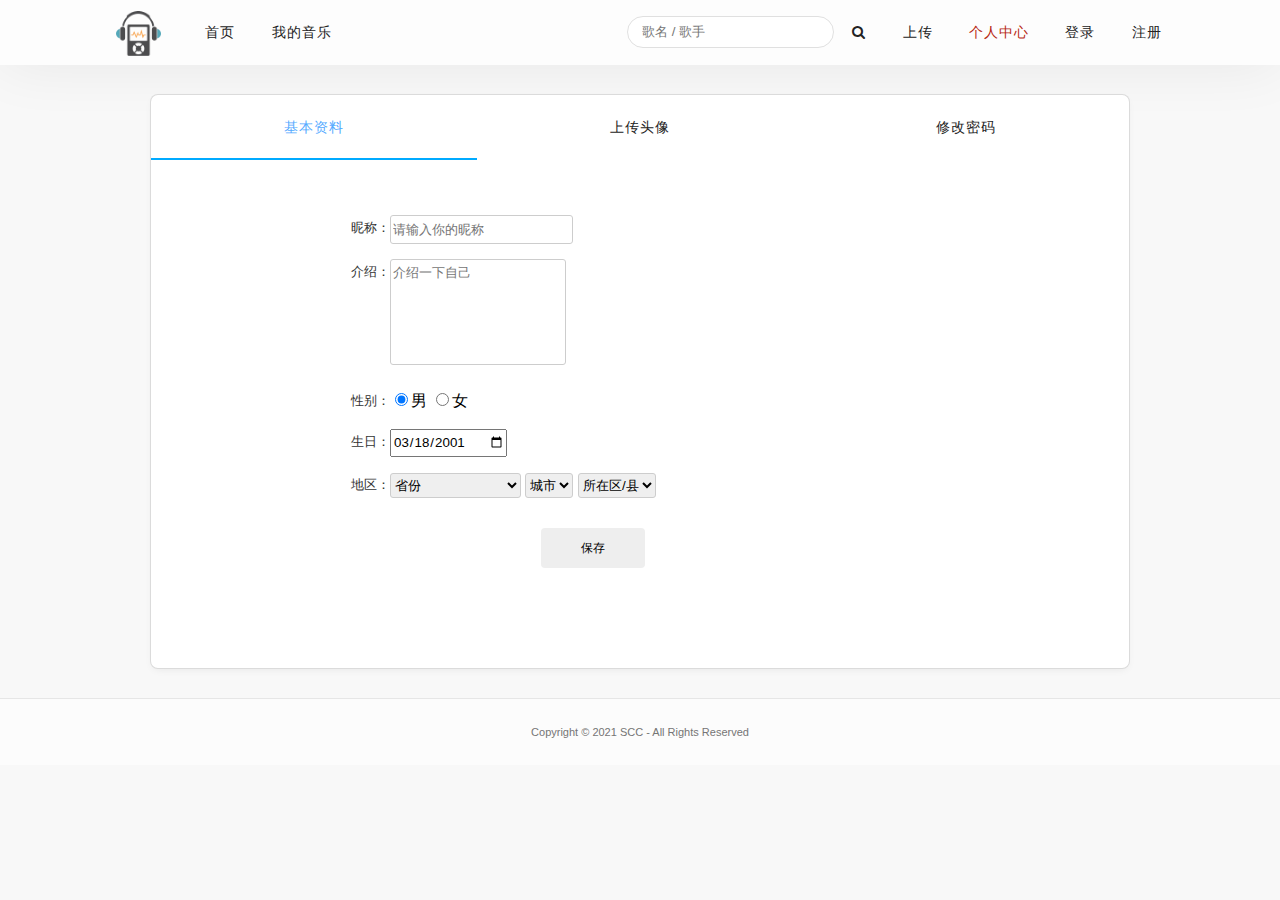
<file: SccMusic/user/mineupdate.html>
<!DOCTYPE html>
<html>
	<head>
		<meta charset="UTF-8">
		<meta http-equiv="X-UA-Compatible" content="IE=edge">
		<meta name="viewport" content="width=device-width, initial-scale=1, maximum-scale=1, user-scalable=no">
		<title>SccMusic </title>
		<link rel="icon" href="favicon.ico" mce_href="favicon.ico" type="image/x-icon">
		<link rel="shortcut icon" href="favicon.ico" mce_href="http://jt.hapboy.xyz/favicon.ico" type="image/x-icon">
		<link rel="stylesheet" href="../assets/css/reset.css">
		<link rel="stylesheet" href="../assets/css/common.css">
		<link rel="stylesheet" href="../assets/css/slider.css">
		<link rel="stylesheet" href="../assets/css/font-awesome.min.css">
		<link rel="stylesheet" href="../assets/css/buttons.css">
		<link rel="stylesheet" type="text/css" href="../assets/css/mineupdate.css"/>
		<script src="../assets/js/jquery.min.js" type="text/javascript" charset="utf-8"></script>
		<script src="../assets/js/district.js" type="text/javascript" charset="utf-8"></script>
		<script type="text/javascript">
			$(function(){
				$('#pwd-btn').click(function(){
					$('#info').css("display","none");
					$('#pwd').css("display","block");
					$('#head').css("display","none");
					$('#pwd-btn').addClass("active");
					$('#info-btn').removeClass("active");
					$('#headimg-btn').removeClass("active");
				})
				$('#info-btn').click(function(){
					$('#pwd').css("display","none");
					$('#info').css("display","block");
					$('#head').css("display","none");
					$('#pwd-btn').removeClass("active");
					$('#info-btn').addClass("active");
					$('#headimg-btn').removeClass("active");
				})
				$('#headimg-btn').click(function(){
					$('#head').css("display","block");
					$('#info').css("display","none");
					$('#pwd').css("display","none");
					$('#pwd-btn').removeClass("active");
					$('#info-btn').removeClass("active");
					$('#headimg-btn').addClass("active");
				})
			})
		</script>
		</head>
	<body>
		<!-- 导航栏 -->
		<header>
			<div class="container">
				<div class="navbar-header">
					<a href="" class="navbar-brand">
						<img src="../assets/images/logo.png" alt="">
					</a>
				</div>
				<nav>
					<ul class="nav navbar-nav navbar-link">
						<li><a href="../index.html">首页</a></li>
						<li><a href="../category/mymusic/index.html">我的音乐</a></li>
					</ul>
					<ul class="nav navbar-nav navbar-right navbar-sm">
						<li><input type="text" class="search-input" placeholder="歌名 / 歌手"></li>
						<li><a href="#"><i class="fa fa-search" aria-hidden="true"></i></a></li>
						<li><a href="musicupload.html">上传</a></li>
						<li class="active"><a href="mine.html">个人中心</a></li>
						<li><a href="login.html">登录</a></li>
						<li><a href="reg.html">注册</a></li>
					</ul>
				</nav>
			</div>
		</header>
		<div class="container-sm box">
			<div class="mine-nav">
			<ul class="info-nav">
				<li class="active" id="info-btn"><a href="#">基本资料</a></li>
				<li id="headimg-btn"><a href="#">上传头像</a></li>
				<li id="pwd-btn"><a href="#">修改密码</a></li>
			</ul>	
			</div>
			<div class="info-box" id="info">
				<form action="" method="post">
				<div class="info-upbox">
				<div class="info-item">
				    <label class="label-name" >昵称：</label>
				    <div >
				        <input type="text" class="name-input"  placeholder="请输入你的昵称">
				    </div>
				</div>
				<div class="info-item">
				    <label class="label-name" >介绍：</label>
				    <div >
				        <textarea placeholder="介绍一下自己"></textarea>
				    </div>
				</div>
				<div class="info-item">
				    <label class="label-name" >性别：</label>
				    <div >
				        <label>
				            <input type="radio" value="男" name="gender" checked="">男</label>
				        <label>
				            <input type="radio" name="gender" value="女">女</label>
				    </div>
				</div>
				<div class="info-item">
				    <label class="label-name" >生日：</label>
				    <div >
				        <input type="date" value="2001-03-18">
				    </div>
				</div>
				</div>
				<div class="disrickt-item">
				    <label class="label-name" >地区：</label>
				    <div >
					<select id="province" name="province" onchange="doProvAndCityRelation();">
        　　　　　　　　<option id="choosePro"value="-1">省份</option>
					</select>
					<select id="citys" name="city" onchange="doCityAndCountyRelation();">
		       　　　　<option id='chooseCity' value='-1'>城市</option>
					</select>
					<select id="county" name="county">
			          <option id='chooseCounty' value='-1'>所在区/县</option>
					</select>
				    </div>
				</div>	
				<button type="button" id="infosubmit" class="btn1 button button-block button-rounded button-normal">保存</button>
				</form>
			</div>
				<div class="headimg-box" id="head" style="display: none;">
					<div class="headimgbtn-area">
					<input type="file" name="headimg" id="uploadheadimg" />
					<button type="button" class="headimg-uploadbtn button">
						上传头像
					</button>
					</div>
					<span class="up-tips">
						支持jpg、png、bmp格式的图片
					</span>
					<div class="uparea-left">
						<img src="user-images/headimgupload.png" >
					</div>
					<div class="uparea-right">
						<span class="headprevietip">
							头像预览
						</span>
						<br>
						<img src="user-images/109951163326451516.jpg" >
					</div>
						<button type="button" id="headimgsubmit" class="head-btn button button-block button-rounded button-normal">提交</button>
				</div>
			<div class="pwd-box" id="pwd" style="display: none;">
					<form action="" method="post" id="pwd-form">
					<div class="pwd-item">
					    <label class="label-name" >旧密码：</label>
					    <div>
					        <input class="old_password" type="password" name="old_password" id="old_password"/>
					    </div>
					</div>
					<div class="pwd-item">
					    <label class="label-name" >新密码：</label>
					    <div >
					        <input class="new_password" type="password" name="new_password" id="new_password"/>
					    </div>
					</div>
					<div class="pwd-item">
					    <label class="label-name" >确认密码：</label>
					    <div >
					        <input class="con_new_password" type="password" name="con_new_password" id="con_new_password"/>
					    </div>
					</div>
					<button type="button" id="newpwdsubmit" class="btn1 button button-block button-rounded button-normal">提交</button>
					</form>
				</div>
			</div>
		</div>
		<!-- 底部版权 -->
		<footer>
			<div class="container">
				<div class="copyright">
					<p align="center">Copyright © <span class="update-year">2021</span> SCC - All Rights Reserved</p>
				</div>
			</div>
		</footer>
		<!-- JS 脚本 -->
		<script src="../assets/js/jquery.min.js"></script>
	</body>
</html>
</file>
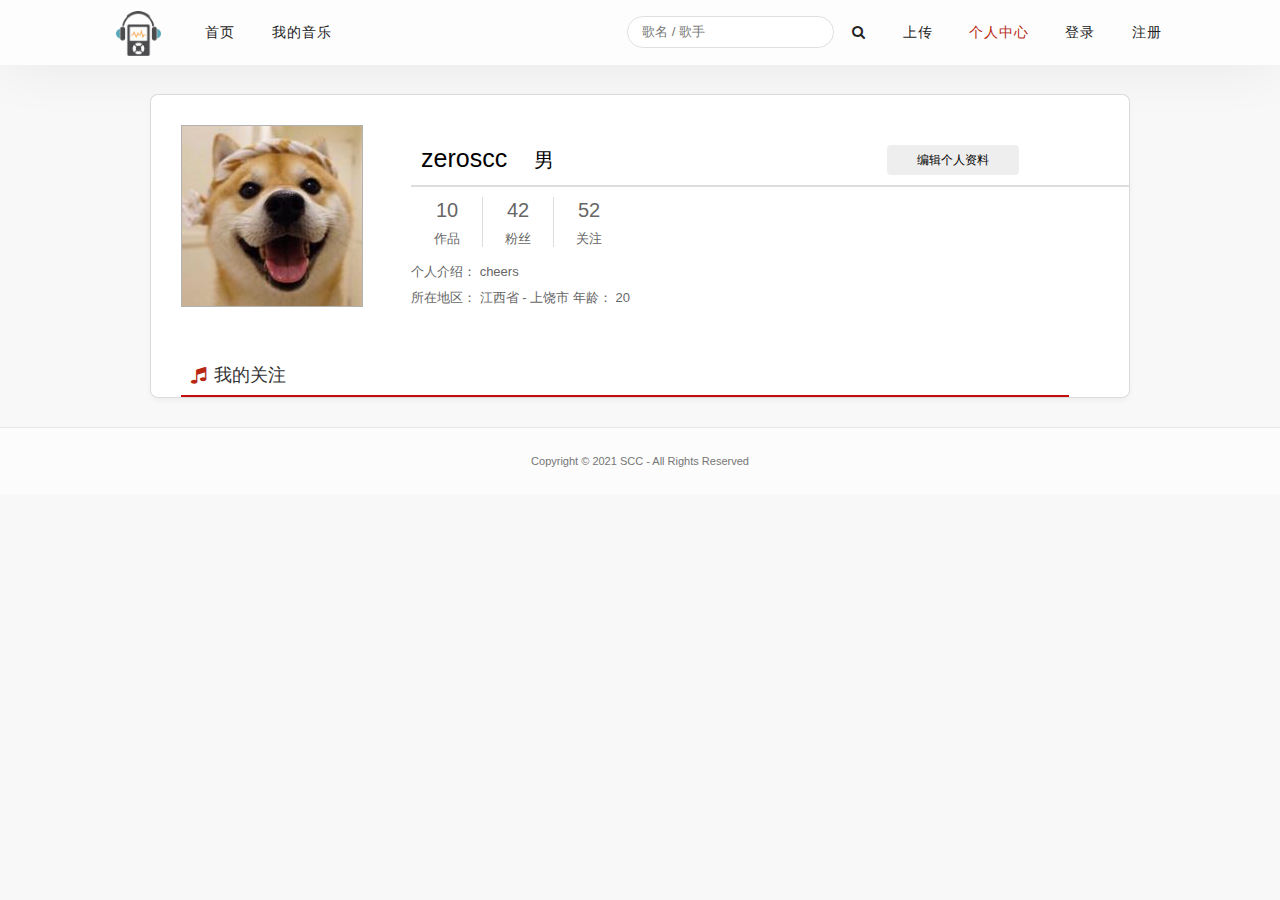
<file: SccMusic/user/my-fans.html>
<!DOCTYPE html>
<html>
	<head>
		<meta charset="UTF-8">
		<meta http-equiv="X-UA-Compatible" content="IE=edge">
		<meta name="viewport" content="width=device-width, initial-scale=1, maximum-scale=1, user-scalable=no">
		<title>SccMusic </title>
		<link rel="icon" href="../favicon.ico" mce_href="../favicon.ico" type="image/x-icon">
		<link rel="shortcut icon" href="favicon.ico" mce_href="http://jt.hapboy.xyz/favicon.ico" type="image/x-icon">
		<link rel="stylesheet" href="../assets/css/reset.css">
		<link rel="stylesheet" href="../assets/css/common.css">
		<link rel="stylesheet" href="../assets/css/slider.css">
		<link rel="stylesheet" href="../assets/css/font-awesome.min.css">
		<link rel="stylesheet" href="../assets/css/buttons.css">
		<link rel="stylesheet" href="../assets/css/mine.css">
	</head>
	<body>
		<!-- 导航栏 -->
		<header>
			<div class="container">
				<div class="navbar-header">
					<a href="" class="navbar-brand">
						<img src="../assets/images/logo.png" alt="">
					</a>
				</div>
				<nav>
					<ul class="nav navbar-nav navbar-link">
						<li><a href="../index.html">首页</a></li>
						<li><a href="../category/mymusic/index.html">我的音乐</a></li>
					</ul>
					<ul class="nav navbar-nav navbar-right navbar-sm">
						<li><input type="text" class="search-input" placeholder="歌名 / 歌手"></li>
						<li><a href="#"><i class="fa fa-search" aria-hidden="true"></i></a></li>
						<li><a href="musicupload.html">上传</a></li>
						<li class="active"><a href="mine.html">个人中心</a></li>
						<li><a href="login.html">登录</a></li>
						<li><a href="reg.html">注册</a></li>
					</ul>
				</nav>
			</div>
		</header>
		<div class="container-sm box">
			<div class="headimg">
				<img src="../storage/images/109951163326451516.jpg" >
			</div>
			<div class="mine-content">
				<div class="mine-info">
				<span id="username">
					zeroscc
				</span>
				<span id="gender">
					男
				</span>
				<a href="mineupdate.html"><button type="button" class="btn1 button button-block button-rounded button-small">编辑个人资料</button></a>					
				</div>
				<ul class="mine-list">
					<li>
						<div class="mine-current">
						10 <br>
						<span class="list-content">
							作品
						</span>
						</div>
					</li>
					<li>
						<a href=""><div class="mine-fans">
						42<br>
						<span class="list-content">
							粉丝
						</span>
						</div></a>
					</li>
					<li>
						<a href=""><div class="mine-follow">
						52 <br>
						<span class="list-content">
							关注
						</span>
						</div></a>
					</li>
				</ul>
				<br><br>
				<div class="mine-intro">
					<span class="intro-span">
						个人介绍：
					</span>
					<span class="intro-content">
						cheers
					</span>
					<br>
					<span class="intro-area">
						所在地区：
					</span>
					<span class="intro-content">
						江西省 - 上饶市
					</span>
					<span class="intro-age">
						年龄：
					</span>
					<span class="intro-content">
						20
					</span>
				</div>
			</div>
			<div class="hot-recommand mine-thing">
				<div class="content-header">
					<h2><i class="fa fa-music red"></i>我的关注</h2>
				</div>
				
					
				
					
			</div>
		</div>
		
		<!-- 底部版权 -->
		<footer>
			<div class="container">
				<div class="copyright">
					<p align="center">Copyright © <span class="update-year">2021</span> SCC - All Rights Reserved</p>
				</div>
			</div>
		</footer>
		<!-- JS 脚本 -->
		<script src="../assets/js/jquery.min.js"></script>
	</body>
</html>
</file>
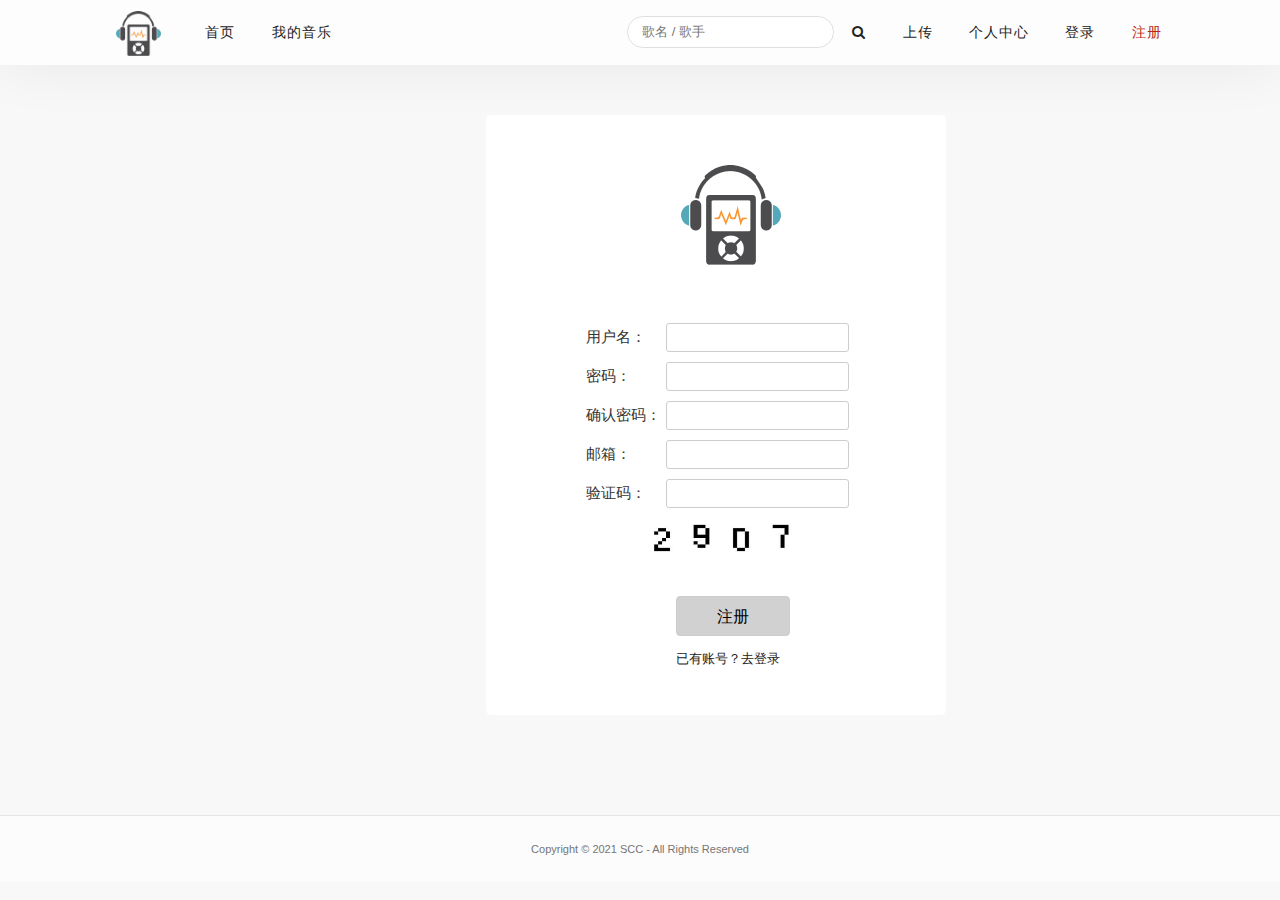
<file: SccMusic/user/reg.html>
<!DOCTYPE html>
<html>
	<head>
		<meta charset="UTF-8">
		<meta http-equiv="X-UA-Compatible" content="IE=edge">
		<meta name="viewport" content="width=device-width, initial-scale=1, maximum-scale=1, user-scalable=no">
		<title>SccMusic </title>
		<link rel="icon" href="favicon.ico" mce_href="../favicon.ico" type="image/x-icon">
		<link rel="shortcut icon" href="../favicon.ico" mce_href="http://jt.hapboy.xyz/favicon.ico" type="image/x-icon">
		<link rel="stylesheet" href="../assets/css/reset.css">
		<link rel="stylesheet" href="../assets/css/common.css">
		<link rel="stylesheet" href="../assets/css/slider.css">
		<link rel="stylesheet" href="../assets/css/font-awesome.min.css">
		<link rel="stylesheet" href="../assets/css/buttons.css">
		<script src="../assets/js/jquery.min.js" type="text/javascript" charset="utf-8"></script>
		<script src="../assets/js/district.js" type="text/javascript" charset="utf-8"></script>
		<style type="text/css">

			.logo{ 
				width: 100px;
				margin-left: 95px;
				margin-bottom: 50px;
			}
			.logo img{
				width: 100px;
			}
			.reg-box{
				border-radius: 5px;
				background-color: white;
				margin-top: 50px;
				margin-bottom: 100px;
				margin-left: 38%;
				padding-left: 100px;
				padding-top: 50px;
				height: 550px;
				width: 360px;
			}
			.reg-item{
				margin-top:10px;
			}
			.reg-item input{
				border-radius: 3px;
				height: 25px;
				border: 1px solid #cdcdcd;
				outline: none;
			}
			.reg-item img{
				width: 150px;
				height: 40px;
				margin-left: 60px;
			}
			.username{
				margin-left: 15px;
			}
			.password{
				margin-left: 30px;
			}
			.email{
				margin-left: 30px;
			}
			.checkcode{
				margin-left: 15px;
			}
			.label-name{
				font-size: 15px;
				font-family:'Montserrat', 'Helvetica', 'Arial', sans-serif;
				color: #333333;
			}
			.btn1{
				margin-top: 30px;
				margin-left: 90px;
				color: #000000;
				background-color:  #d1d1d1;
				border: 1px #cccccc solid;
			}
			.tip{
				position: absolute;
				margin-top: 10px;
				margin-left: 90px;
				font-size: 13px;
			}
		</style>
	</head>
	<body>
		<!-- 导航栏 -->
		<header>
			<div class="container">
				<div class="navbar-header">
					<a href="" class="navbar-brand">
						<img src="../assets/images/logo.png" alt="">
					</a>
				</div>
				<nav>
					<ul class="nav navbar-nav navbar-link">
						<li><a href="../index.html">首页</a></li>
						<li><a href="../category/mymusic/index.html">我的音乐</a></li>
					</ul>
					<ul class="nav navbar-nav navbar-right navbar-sm">
						<li><input type="text" class="search-input" placeholder="歌名 / 歌手"></li>
						<li><a href="#"><i class="fa fa-search" aria-hidden="true"></i></a></li>
						<li><a href="musicupload.html">上传</a></li>
						<li><a href="mine.html">个人中心</a></li>
						<li><a href="login.html">登录</a></li>
						<li class="active"><a href="reg.html">注册</a></li>
					</ul>
				</nav>
			</div>
		</header>
			<div class="reg-box">
				<div class="logo">
					<img src="../assets/images/logo.png" >
				</div>
				<form action="login.html" method="post">
					
					        <div class="reg-item">
							<label class="label-name">用户名：</label>
					        <input class="username" name="username" type="text"/>
					        </div>
							<div class="reg-item">
							<label class="label-name">密码：</label>
							<input class="password" name="password" type="password"   />
					        </div>
							<div class="reg-item">
							<label class="label-name">确认密码：</label>
							<input class="con-password" name="con-password" type="password"   />
							</div>
							<div class="reg-item">
							<label class="label-name">邮箱：</label>
							<input class="email" name="email" type="text"/>
							</div>
					        <div class="reg-item">
							<label class="label-name">验证码：</label>
					        <input class="checkcode" name="checkcode" type="text"/>
					        </div>
							<div class="reg-item">
								<img src="user-images/checkcode.jpg" >
							 </div>
					<button type="button" id="submit" class="btn1 button button-block button-rounded button-normal">注册</button>
					<div class="tip">
					<a href="login.html">已有账号？去登录</a>
					</div>
				</form>
			</div>
		<!-- 底部版权 -->
		<footer>
			<div class="container">
				<div class="copyright">
					<p align="center">Copyright © <span class="update-year">2021</span> SCC - All Rights Reserved</p>
				</div>
			</div>
		</footer>
		<!-- JS 脚本 -->
		<script src="../assets/js/jquery.min.js"></script>
	</body>
</html>
</file>
<file: SccMusic/assets/css/common.css>
/* Common */

body {
    background: #f8f8f8;
    font-size: 1em;
    line-height: 1.625em;
    font-family: 'Lora', 'Microsoft Yahei', Arial, Helvetica, sans-serif;
}

p img {
    max-width: 100%;
    display: block;
    margin: 10px 0;
}

a {
    color: #232323;
}

a:hover {
    color: #B72712;
}

.clearfix {
    overflow: auto;
    zoom: 1;
}

.clearfix :after {
    clear: both;
    content: '.';
    display: block;
    height: 0;
    visibility: hidden;
}

.red {
    color: #B72712;
}

h2 .fa {
    padding-right: 8px;
}

.container, .container-sm {
    margin-right: auto;
    margin-left: auto;
    transition: width .5s linear;
}

.container {
    width: 1080px;
}

.container-sm {
    width: 980px;
}

.row {
    overflow: auto;
}

/* Header */

header {
    background: #fdfdfd;
    height: 65px;
    box-shadow: 0 0 60px 0 rgba(0, 0, 0, 0.07);
    border-bottom: none;
    overflow: hidden;
}

/* Nav */

.navbar-header, .navbar-nav {
    float: left;
    line-height: 65px;
}

.navbar-right {
    float: right;
}

.navbar-brand {
    display: block;
    padding: 0 1em;
}

.navbar-brand img {
    width: 45px;
    height: 45px;
    margin-right: 0.625em;
    vertical-align: middle;
}

.navbar-nav > li {
    position: relative;
    float: left;
    font-size: 10px;
    letter-spacing: 0;
    font-family: 'Montserrat', 'Helvetica', 'Arial', sans-serif;
}

.navbar-nav li {
    overflow: hidden;
    height: 65px;
}

.navbar-nav > li > a {
    padding: 0 1.3em;
    height: 100%;
   display: block;
    font-size: 14px;
    color: #232323;
    letter-spacing: 1px;
    transition: height .2s ease-out;
    border-bottom: 2px solid #B72712;
}

.navbar-nav > li:hover > a {
    color: #B72712;
    opacity: 1;
    height: 63px;
}

.navbar-nav .active a {
    color: #B72712;
    height: 63px;
}

.nav .search-input {
    padding: 4px 14px;
    outline: none;
    border: 1px solid #e0e0e0;
    border-radius: 50px;
}

.navbar-sm > li > a {
    border: none;
}

/* Box */

.box {
    background: #fff;
    position: relative;
    z-index: 0;
    overflow: hidden;
    margin-top: 29px;
    border-radius: 8px;
    border: 1px solid rgba(0, 0, 0, .14);
    box-shadow: 0 3px 8px -3px rgba(0, 0, 0, .08);
    box-sizing: border-box;
}

/* Main */

.main, .sidebar {
}

.main {
    width: 100%;
    float: left;
    margin-right: -250px;
    box-sizing: border-box;
}

.main-wrap {
    margin-right: 250px;
}

.content-box {
    padding: 20px 30px 30px;
}

.content-header {
    overflow: hidden;
    height: 34px;
    padding: 0 10px;
    background-position: -225px -156px;
    border-bottom: 2px solid #C10D0C;
    line-height: 28px;
}

.content-header h2 {
    float: left;
    font-size: 18px;
    color: #333;
    font-weight: 400;
}

.content-header .tab {
    float: left;
    font-size: 12px;
    margin-left: 20px;
}

.content-header a {
    color: #666;
    transition: color .1s ease-in-out;
}

.content-header .tab a:hover {
    color: #000;
}

.content-header .tab .line {
    margin: 0 10px;
    color: #ccc;
}

.content-header .more {
    font-size: 12px;
    float: right;
}

/* Music List */

.music-list {
    margin: 20px 0 0 -36px;
}

.music-list li {
    float: left;
    display: inline-block;
    width: 140px;
    overflow: hidden;
    line-height: 1.4;

    height: 224px;
    padding-left: 36px;
    font-size: 14px;
    transition: color .1s ease-in-out;
}

.music-list li .u-cover {
    width: 140px;
    height: 140px;
    overflow: hidden;
    position: relative;
}

.music-list li .u-cover img {
    width: 140px;
    height: 140px;
    transform: scale(1);
    transition: transform .75s;
}

.music-list li .u-cover:hover img {
    transform: scale(1.07);
    transition: all .75s cubic-bezier(0, 1, .75, 1);
}

.music-list li .u-cover .msk {
    display: none;
    position: absolute;
    top: 0;
    left: 0;
    width: 100%;
    height: 100%;
    background: rgba(0, 0, 0, .3);
}

.music-list li .u-cover:hover .msk {
    display: block;
}

.music-list li .dec {
    margin: 8px 0 3px;
    font-size: 14px;
    overflow: hidden;
    text-overflow: ellipsis;
    white-space: nowrap;
    width: 100%;
}

.music-list li .author {
    color: #999;
    white-space: nowrap;
    overflow: hidden;
    text-overflow: ellipsis;
    height: 22px;
}

.music-list li .author a {
    color: #999;
}

.music-list li .author a:hover {
    color: #B72712;
}

/* Sidebar */

.sidebar {
    width: 250px;
    float: right;
    box-sizing: border-box;
    border-left: 1px solid rgba(0, 0, 0, .1);
}

.sidebar h4 {
    margin: 0;
    height: 55px;
    overflow: hidden;
    border-top: 1px solid #e0e0e0;
    border-bottom: 1px solid #e0e0e0;;
    background: #f5f5f5;
    font-size: 16px;
    color: #757575;
    line-height: 60px;
    padding-left: 31px;
    font-weight: 400;
    -webkit-box-shadow: 0 1px 1px 1px #F6F6F6;
    -moz-box-shadow: 0 1px 1px 1px #F6F6F6;
    box-shadow: 0 1px 1px 1px #F6F6F6;
    background-image: -moz-linear-gradient(top, #fafafa, #f4f4f4);
    background-image: -webkit-gradient(linear, left top, left bottom, from(#fafafa), to(#f4f4f4));
}

.sidebar .right-module {
    background: #fff;
    overflow: hidden;
}

.sidebar .right-module:first-child h4 {
    border-top: none;
}

/* Artist Song */

.artist-song:before {
    content: '';
    width: 100%;
    height: 100%;
    box-sizing: border-box;
    border-top: 1px solid #f2f2f2;
    border-top: 1px solid rgba(0, 0, 0, .1);
    position: absolute;
    top: 0;
    left: 0;
    z-index: 1;
    pointer-events: none;
}

.artist-song:first-child:before {
    border-top: none;
}

.artist-song {
    position: relative;
    padding: 16px 14px;
    list-style: none;
    color: #737373;
    overflow: hidden;
}

.artist-song:hover {
    box-shadow: 0 0 38px rgba(0, 0, 0, .08) inset;
    -webkit-transition: all .15s ease;
    transition: all .15s ease;
}

.artist-song h3 {
    color: #737373;
}

.artist-song .cover-link {
    display: block;
    position: absolute;
    left: 0;
    top: 0;
    bottom: 0;
    right: 0;
    z-index: 4;
}

.artist-song .avatar {
    float: left;
    width: 48px;
    height: 48px;
}

.artist-song .avatar img {
    border-radius: 50%;
    width: 48px;
    height: 48px;
    overflow: hidden;
    line-height: 48px;
    text-align: center;
}

.artist-song .info {
    margin-left: 62px;
}

.artist-song .info h3 {
    display: block;
    margin: 0;
    line-height: 28px;
    font-weight: 400;
    font-size: 14px;
    color: #424242;
    overflow: hidden;
    text-overflow: ellipsis;
    white-space: nowrap;
}

.artist-song .info p {
    margin: 0;
    font-size: 12px;
    line-height: 20px;
    color: #B2B2B2;
}

/* Footer */

footer {
    margin-top: 29px;
    background: #fcfcfc;
    border-top: 1px solid #e6e6e6;
    color: #757575;
    padding: 20px 0;
    font-size: 0.6875em;
}

footer .copyright p {
    margin: 0;
}

footer a {
    color: #757575;
}

/* Category Music List */

.category .row {
    margin-left: -20px;
}

.category-music-list {
    float: left;
    width: 324px;
    margin: 20px 0 0 20px;
    background: #fff;
    position: relative;
    z-index: 0;
    overflow: hidden;
    border-radius: 5px;
    border: 1px solid rgba(0, 0, 0, .14);
    box-sizing: border-box;
}

.category-music-list .category-header {
    border-bottom: 1px solid rgba(0, 0, 0, .14);
    background-color: #fafafa;
    height: 50px;
    line-height: 50px;
    padding-left: 20px;
    box-sizing: border-box;
    font-size: 18px;
    letter-spacing: 1px;
    background-image: -webkit-linear-gradient(top, #fff, #fafafa);
    background-image: linear-gradient(180deg, #fff, #fafafa);
    color: #666;
}

.category-music-list ul {
    font-size: 14px;
    font-weight: 400;
    color: #737373;
}

.category-music-list .music-list-item {
    padding: 0 12px;
    height: 36px;
    line-height: 36px;
    position: relative;
    color: #737373;
    overflow: hidden;
    vertical-align: middle;
}

.category-music-list .music-list-item:hover {
    box-shadow: 0 0 30px rgba(0, 0, 0, .08) inset;
    -webkit-transition: all .15s ease;
    transition: all .15s ease;
}

.category-music-list .music-list-item:before {
    content: '';
    width: 100%;
    height: 100%;
    box-sizing: border-box;
    border-top: 1px solid #f2f2f2;
    position: absolute;
    top: 0;
    left: 0;
    z-index: 1;
    pointer-events: none;
}

.category-music-list .music-list-item:first-child:before {
    border: none;
}

.category-music-list .music-list-item .title {
    float: left;
    margin-right: -68px;
    width: 100%;
}

.category-music-list .music-list-item .title_wrap {
    margin-right: 68px;
    overflow: hidden;
    text-overflow: ellipsis;
    white-space: nowrap;
}

.category-music-list .music-list-item .title .rank {
    padding-right: 4px;
    color: #B2B2B2;
    font-weight: normal;
}

.category-music-list .music-list-item .info {
    float: right;
    font-size: 12px;
    overflow: hidden;
    color: #B2B2B2;
}

.category-music-list .music-list-item .info span {
    margin-right: 6px;
}

.category-music-list .music-list-item .info span:last-child {
    margin-right: 0;
}

.category-music-list .music-list-item .info .date {
    vertical-align: middle;
}

.category-music-list .music-list-item .info .avatar {
    width: 20px;
}

.category-music-list .music-list-item .info .avatar img {
    width: 20px;
    height: 20px;
    border-radius: 50%;
    vertical-align: middle;
}

/* Article */

.article .title {
    border-left: 3px solid #B72712;
    padding-left: 14px;
    margin: 10px 0 20px;
}

.article .title h2 {
    color: #333;
    font-size: 22px;
    font-weight: 400;
    margin: 0;
}

.article .title .info {
    font-size: 12px;
    color: #888;
}

.article .content p {
    font-size: 14px;
    line-height: 26px;
    margin: 0 0 14px;
    word-break: break-all;
    color: rgb(102, 102, 102);
}
.article{
border-right: 1px solid rgba(0, 0, 0, .1);

}
</file>
<file: SccMusic/assets/css/slider.css>
/* Slider */

.slider-wrap {
    padding: 0;
    box-shadow: 0 1px 38px rgba(0, 0, 0, .08);
    overflow: hidden;
    margin-top: 30px;
    height: 324px;
    border-radius: 8px;
}

.slider * {
    margin: 0;
    padding: 0;
}

.slider {
    overflow: hidden;
    width: 100%;
    height: inherit;
    position: relative;
}

.slider .slider-item-list {
    height: inherit;
    overflow: hidden;
    position: relative;
    transition: left 1s;
    transition-duration: 1.5s;
    left: 0;
}

.slider .slider-item {
    display: block;
    height: inherit;
    float: left;
}

.slider .slider-item .img {
    display: flex;
    width: 100%;
    height: inherit;
    background-size: 100%;
    background-position: 50% 40%;
    flex-direction: column;
    justify-content: flex-end;
}

.slider .slider-item .slider-item-title {
    display: flex;
    color: #ffffff;
    font-size: 24px;
    padding: 30px 48px;
    background: linear-gradient(transparent, rgba(0, 0, 0, .3));
}

.slider .slider-dots-wrap {
    z-index: 99;
    text-align: center;
    width: 100%;
    position: absolute;
    bottom: 2px;
}

.slider .slider-dots-wrap .slider-dot {
    display: inline-block;
    width: 8px;
    height: 8px;
    background-color: rgba(204, 204, 204, 0.8);
    margin: 6px;
    cursor: pointer;
    border-radius: 20px;
}

.slider .slider-dots-wrap .slider-dot:hover {
    background-color: #cdcdcd;
}

.slider .slider-dots-wrap .slider-dot.slider-dot-selected {
    background-color: #B72712;
}

.slider .slider-arrow {
    display: inline-block;
    color: rgba(255, 255, 255, 0.6);
    font-size: 50px;
    position: absolute;
    top: 50%;
    margin-top: -32px;
    z-index: 100;
    height: 64px;
    width: 40px;
    cursor: pointer;
    background-size: 40px 64px;
    background-repeat: no-repeat;
}

.slider .slider-arrow:hover {
    background-color: rgba(0, 0, 0, 0.1);
}

.slider .slider-arrows-wrap {
    opacity: 0;
    transition: all .2s ease;
}

.slider:hover .slider-arrows-wrap {
    opacity: 1;
}

.slider .slider-arrow.slider-arrow-right {
    background-image: url("../images/slider/right.png");
    right: 0;
}

.slider .slider-arrow.slider-arrow-left {
    background-image: url("../images/slider/left.png");
    left: 0;
}
</file>
<file: SccMusic/assets/css/mine.css>
.headimg {
	width: 180px;
	height: 180px;
	margin-top: 30px;
	margin-left: 30px;
	border: 1px solid #B2B2B2;
	float: left;
}
.headimg img{
	width: 180px;
	height: 180px;
	
}
.mine-info .btn1{
	margin-right: 100px;
	margin-bottom: 5px;
	font-size: 12px;
	float: right;
	color: #000000;
	font-weight: 500;
}
.mine-info {
	padding: 10px;
	border-bottom: 2px solid #dddddd;
}
.mine-list {
	margin-top: 10px ;
}
.mine-list .list-content {
	font-size: 13px;
	font-family:'Montserrat', 'Helvetica', 'Arial', sans-serif;
	color: #666666;
	text-align: center;
}
.mine-current{
	float: left;
	width: 70px;
	height: 50px;
	border-left:1px solid white;
	font-size: 20px;
	font-family:'Montserrat', 'Helvetica', 'Arial', sans-serif;
	color: #666666;
	text-align: center;
}
.mine-fans {
	float: left;
	width: 70px;
	height: 50px;
	font-size: 20px;
	font-family:'Montserrat', 'Helvetica', 'Arial', sans-serif;
	color: #666666;
	border-left: 1px solid #dddddd;
	text-align: center;
}
.mine-follow {
	float: left;
	width: 70px;
	height: 50px;
	font-size: 20px;
	font-family:'Montserrat', 'Helvetica', 'Arial', sans-serif;
	color: #666666;
	border-left: 1px solid #dddddd;
	text-align: center;
}
.mine-list > li> a:hover > div,.mine-list > li> a:hover > div >span{
	color: #4baaff;
}
.mine-intro {
	margin-top:10px ;
	font-size: 13px;
	font-family:'Montserrat', 'Helvetica', 'Arial', sans-serif;
	color: #666666;
}
.mine-thing {
	margin-top: 50px;
	margin-left: 30px;
	margin-right: 60px;
}
.mine-content-box{
	margin-left: 470px;
	width: 700px;
}
#username {
	font-size: 25px;
	font-family: 'Montserrat', 'Helvetica', 'Arial', sans-serif;
}
#gender {
	font-size: 20px;
	font-family: 'Montserrat', 'Helvetica', 'Arial', sans-serif;
	margin-left: 20px;
}
.mine-content {
	margin-top: 40px;
	margin-left: 260px;
}
.mine-music {
	padding-left: 25px;

}
.played-info {
	font-size: 13px;
	font-family:'Montserrat', 'Helvetica', 'Arial', sans-serif;
	color: #666666;
}
.upload-url {
    font-size: 13px;
    float: right;
	margin-right: 20px;
}
</file>
<file: SccMusic/assets/css/mineupdate.css>
.info-nav{
				line-height: 65px;
			}
			.info-nav > li{
				position: relative;
				float: left;
				font-size: 10px;
				letter-spacing: 0;
				font-family: 'Montserrat', 'Helvetica', 'Arial', sans-serif;
				width: 33.33%;
				text-align: center;
			}
			.info-nav li{
				overflow: hidden;
				height: 65px;
			}
			.info-nav >li >a {
					padding: 0 1.3em;
					height: 100%;
					display: block;
					font-size: 14px;
					color: #232323;
					letter-spacing: 1px;
					transition: height .2s ease-out;
					border-bottom: 2px solid #00aaff;
			}
			.info-nav >li:hover>a{
				color: #55aaff;
				opacity: 1;
				height: 63px;
			}
			.info-nav .active a{
				color: #55aaff;
				height: 63px;
			}
			.label-name{
				font-size: 13px;
				font-family:'Montserrat', 'Helvetica', 'Arial', sans-serif;
				color: #333333;
				float: left;
			}
			.info-box{
				margin-top:80px ;
				margin-left: 200px;
				margin-bottom: 100px;
				width: 500px;
				
			}
			.info-upbox{
				width: 300px;
				margin-top: 120px;
			}
			.info-item{
				margin-top: 15px;
				width: 250px;
			}
			.name-input{
				border-radius: 3px;
				height: 25px;
				border: 1px solid #cdcdcd;
				outline: none;
			}
			textarea{
				resize: none;
				 width: 170px;
				 border-radius: 3px;
				 height: 100px;
				 border: 1px solid #cdcdcd;
				 outline: none;
			}
			.disrickt-item{
				margin-top: 15px;
				display: block;
				
			}
			#province{
			width: 131px;
			outline:none;
			}
			#county ,#citys{
				outline: none;
			}
			#province,#county,#citys{
				height: 25px;
				border-radius: 3px;
				border: 1px solid #cdcdcd;
			}
			.headimg-box{
			margin-top:80px ;
			margin-left: 0px;
			margin-bottom: 100px;
			width: 900px;
			height: 500px;
			}
			.headimg-uploadbtn{
				font-size: 12px;
				color: #4b4b4b;
				background-color: #f4f4f4;
				font-weight: 500;
				width: 135px;
				height: 35px;
				font-size: 10px;
				letter-spacing: 1px;
				border: 1px solid #c4c4c4;
				border-radius: 3px;
			}
			.up-tips{
				font-size: 10px;
				color: #999999;
				margin-top: 15px;
				margin-left: 150px;
				float: left;
			}
			.headimgbtn-area{
				height: 35px;
				width: 135px;
				margin-left: 150px;
				margin-top: 10px;
			}
			.headimgbtn-area input{
				position: absolute;
                height: 35px;
				width: 135px;
                opacity: 0;
			}
			.uparea-left{
				height: 322px;
				width: 380px;
				margin-top: 20px;
				margin-left: 150px;
				border-right: 1px solid #d1d1d1;
				float: left;
				clear:both;
			}
			.uparea-left img{
				border: 1px solid #d1d1d1;
			}
			.uparea-right{
				width: 300px;
				height: 300px;
				margin-top: 20px;
				margin-left: 50px;
				float: left;
			}
			.uparea-right img{
				margin-top: 20px;
				width: 180px;
				height: 180px;
				border: 1px solid #B2B2B2;
			}

			.head-btn{
				position: absolute;
				font-size: 12px;
				color: #000000;
				font-weight: 500;
				top: 550px;
				left: 450px;
			}
			.pwd-box{
				margin: auto;
				margin-top:120px;
				padding-bottom: 15px;
				align-items: center;
				margin-bottom: 100px;
				width: 450px;
				height: 250px;
			}
			#pwd-form{
				border-radius:5px ;
				height: 250px;
				padding-top: 20px;
			}
			.pwd-item{
				margin: auto;
				margin-top:15px;
				width: 300px;
				
			}
			.pwd-item input{
				border-radius: 3px;
				height: 25px;
				width: 220px;
				border: 1px solid #cdcdcd;
				outline: none;
			}
			.old_password{
				margin-left: 12px;
				}
				
			.new_password{
				margin-left: 12px;
			}
			
			
			.btn1{
				font-size: 12px;
				color: #000000;
				font-weight: 500;
				margin-top: 30px;
				margin-bottom: 30px;
				margin-left: 190px;
			}
</file>
